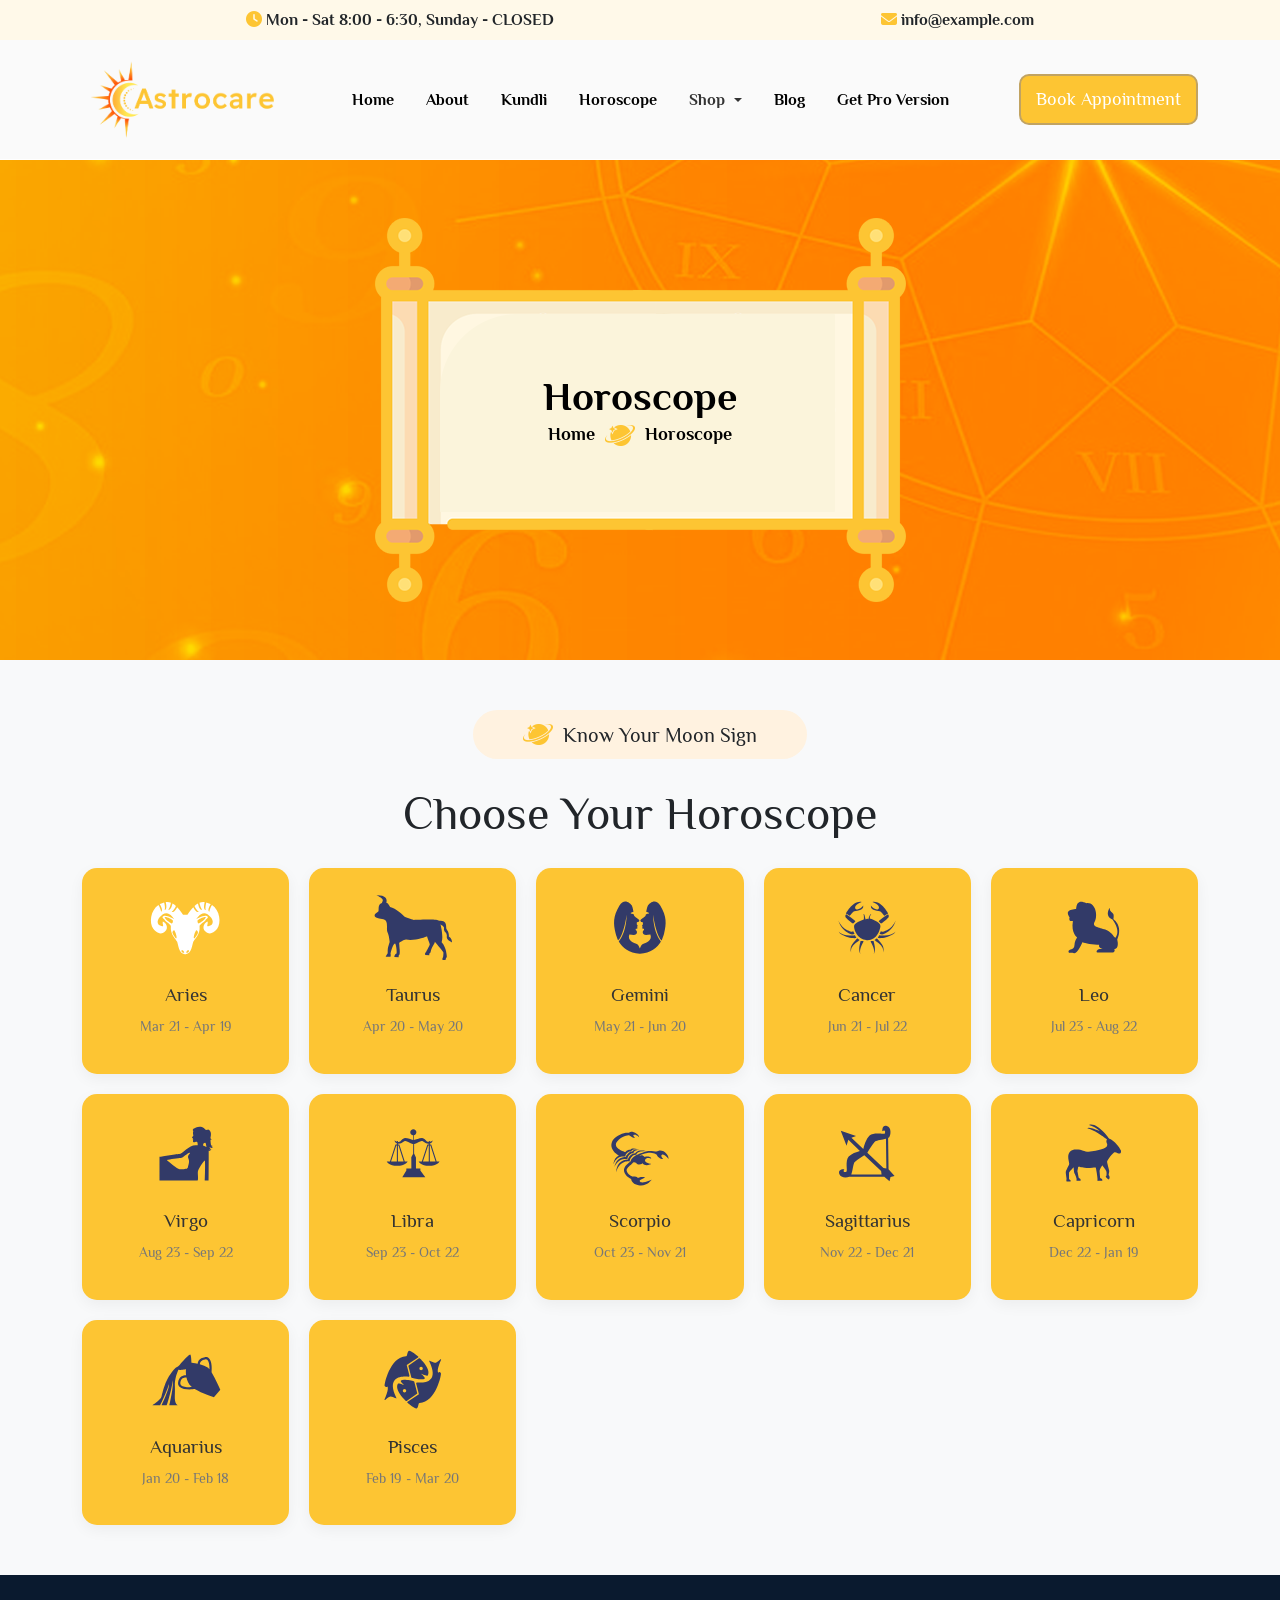
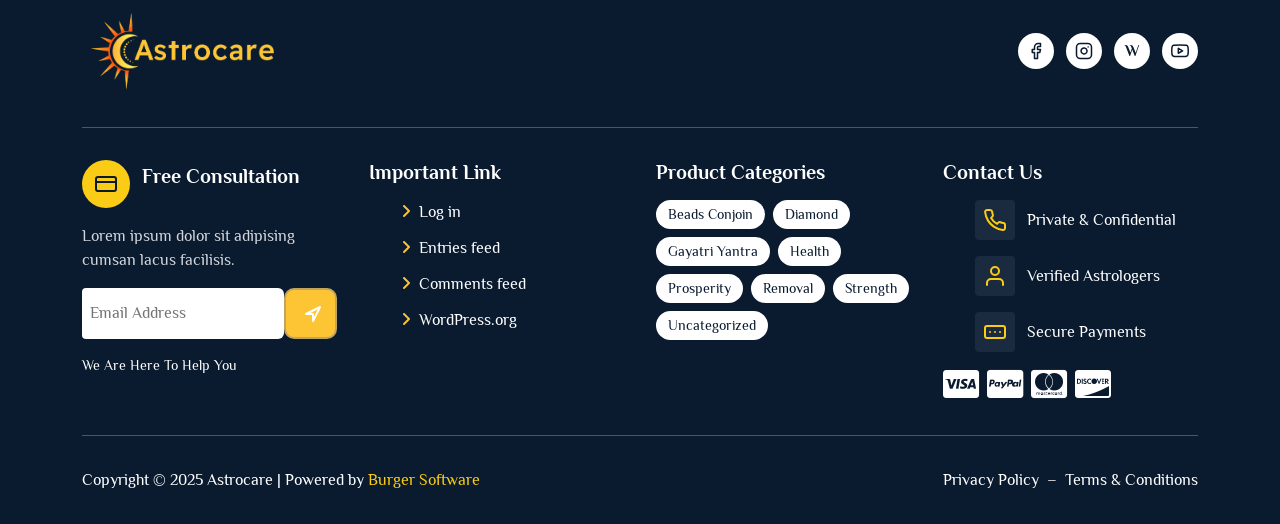
<file: horoscope.html>
<!DOCTYPE html>
<html lang="en">

<head>
    <meta charset="UTF-8">
    <meta name="viewport" content="width=device-width, initial-scale=1.0">
    <title>astrocare</title>
    <link rel="icon" href="/img/logo.webp" type="image/x-icon">
    <link rel="stylesheet" href="css/style.css">
    <link rel="stylesheet" href="css/other.css">
    <link rel="stylesheet" href="https://cdnjs.cloudflare.com/ajax/libs/font-awesome/6.7.2/css/all.min.css"
        integrity="sha512-Evv84Mr4kqVGRNSgIGL/F/aIDqQb7xQ2vcrdIwxfjThSH8CSR7PBEakCr51Ck+w+/U6swU2Im1vVX0SVk9ABhg=="
        crossorigin="anonymous" referrerpolicy="no-referrer" />
    <link href="https://cdn.jsdelivr.net/npm/bootstrap@5.3.5/dist/css/bootstrap.min.css" rel="stylesheet"
        integrity="sha384-SgOJa3DmI69IUzQ2PVdRZhwQ+dy64/BUtbMJw1MZ8t5HZApcHrRKUc4W0kG879m7" crossorigin="anonymous">
</head>

<body>



    <nav class="navbar">
        <form class="container justify-content-space-between ">
            <p class="ponit"><i class="fa-solid fa-clock"></i> Mon - Sat 8:00 - 6:30, Sunday - CLOSED</p>
            <p class="ponit"><i class="fa-solid fa-envelope"></i> info@example.com</p>
        </form>
        </div>
    </nav>


    <nav class="backclass navbar-pro">
        <div class="container">
            <div class="nav-content-pro">
                <a href="#" class="brand">
                    <img class="logo" src="img/header-logo.png" alt="">
                </a>

                <div class="desktop-menu-pro">
                    <a href="index.html" class="nav-link-pro">

                        <span>Home</span>
                    </a>
                    <a href="about.html" class="nav-link-pro">

                        <span>About</span>
                    </a>



                    <a href="kundli.html" class="nav-link-pro">

                        <span>Kundli</span>
                    </a>

                    <a href="horoscope.html" class="nav-link-pro">
                        <span>Horoscope
                        </span>
                    </a>

                    <li class="nav-item dropdown" style="list-style: none;">
                        <a class="nav-link-pro dropdown-toggle" href="shop.html" role="button"
                            style=" font-size: 16px; font-weight: bold; color: #333;">Shop</a>
                        <ul class="dropdown-menu ">
                            <li class="link-pro">
                                <a href="cart.html" class="dropdown-item "
                                    style=" font-size: 16px; font-weight: 500; color: #333;">Cart</a>
                            </li>
                            <li><a href="login.html" class="dropdown-item "
                                    style=" font-size: 16px; font-weight: 500; color: #333;">My account</a></li>
                            <li><a href="checkout.html" class="dropdown-item "
                                    style=" font-size: 16px; font-weight: 500; color: #333;">Checkout</a></li>
   
                         
                        </ul>
                    </li>

                    <a href="blog.html" class="nav-link-pro">
                        <span>Blog</span>
                    </a>

                    <a href="portfolio.html" class="nav-link-pro">
                        <span>Get Pro Version
                        </span>
                    </a>

                </div>

                <button class="button btn-remove">Book Appointment</button>

                <!-- <div class="call-box">
                    <div class="call-icon">
                        <i class="fa-solid fa-phone" style="color: #ffffff;"></i>
                    </div>
                    <div class="call-text">
                        <small>Call Us</small>
                        <strong>+91 723–001–8999</strong>
                    </div>
                </div> -->




                <button class="mobile-menu-btn-pro " type="button" data-bs-toggle="offcanvas"
                    data-bs-target="#offcanvasRight" aria-controls="offcanvasRight">
                    <svg xmlns="http://www.w3.org/2000/svg" width="40" height="40" fill="currentColor"
                        class="bi bi-list" viewBox="0 0 16 16">
                        <path fill-rule="evenodd"
                            d="M2.5 12a.5.5 0 0 1 .5-.5h10a.5.5 0 0 1 0 1H3a.5.5 0 0 1-.5-.5m0-4a.5.5 0 0 1 .5-.5h10a.5.5 0 0 1 0 1H3a.5.5 0 0 1-.5-.5m0-4a.5.5 0 0 1 .5-.5h10a.5.5 0 0 1 0 1H3a.5.5 0 0 1-.5-.5" />
                    </svg>
                </button>
            </div>
        </div>

    </nav>


    <div class="offcanvas offcanvas-end" tabindex="-1" id="offcanvasRight" aria-labelledby="offcanvasRightLabel"
        style="  background: white">
        <div class="offcanvas-header">
            <img class="logo" src="img/header-logo.png" alt="">

            <button type="button" class="btn-close" data-bs-dismiss="offcanvas" aria-label="Close"></button>
        </div>
        <div class="offcanvas-body">




            <a href="index.html" class="mobile-nav-link-pro">

                <span>Home</span>
            </a>
            <a href="about.html" class="mobile-nav-link-pro">

                <span>About</span>
            </a>


            <a href="kundli.html" class="mobile-nav-link-pro">

                <span>Kundli</span>
            </a>


            <a href="horoscope.html" class="mobile-nav-link-pro">

                <span>Horoscope
                </span>
            </a>

          

            <a href="shop.html" class="mobile-nav-link-pro">

                <span>Shop
                </span>
            </a>
            
            <a href="login.html" class="mobile-nav-link-pro">

                <span>My account
                </span>
            </a>

            <a href="cart.html" class="mobile-nav-link-pro">

                <span>Cart
                </span>
            </a>

            <a href="checkout.html" class="mobile-nav-link-pro">

                <span>Checkout
                </span>
            </a>

            <a href="blog.html" class="mobile-nav-link-pro">
                <span>Blog</span>
            </a>

            <a href="portfolio.html" class="mobile-nav-link-pro">
                <span>Get Pro Version</span>
            </a>



        </div>

    </div>




<section class="all-section">

    <div class="container">
 <div class="top-header-div">
    <div>
<h1>Horoscope</h1>
<p><a class="link-all" href="" "><span>Home</span></a><img src="img/earth.png" alt=""><a class="link-all" href="">Horoscope</a></p>
</div>
 </div>

    </div>

</section>







        <!-- Zodiac Signs Section -->
        <section class="section zodiac" id="zodiac">
            <div class="container">
                <h1 class="title-zodiac"><img src="img/earth.png" alt="">Know Your Moon Sign</h1>
                <p class="zodiac-point">Choose Your Horoscope</p>
                <div class="zodiac-grid">
                    <!-- Aries -->
                    <a class="link" href="">
                        <div class="aries">
                            <div class="zodiac-icon">
                                <img src="img/zodiac01.svg" alt="zodiac01">
                            </div>
                            <h3>Aries</h3>
                            <p>Mar 21 - Apr 19</p>
                        </div>
                    </a>

                    <!-- Taurus -->
                    <a class="link" href="">
                        <div class="zodiac-card">
                            <div class="zodiac-icon">
                                <img src="img/zodiac02.svg" alt="zodiac01">

                            </div>
                            <h3>Taurus</h3>
                            <p>Apr 20 - May 20</p>
                        </div>
                    </a>

                    <!-- Gemini -->
                    <a class="link" href="">
                        <div class="zodiac-card">
                            <div class="zodiac-icon">
                                <img src="img/zodiac03.svg" alt="zodiac01">

                            </div>
                            <h3>Gemini</h3>
                            <p>May 21 - Jun 20</p>
                        </div>
                    </a>

                    <!-- Cancer -->
                    <a class="link" href="">
                        <div class="zodiac-card">
                            <div class="zodiac-icon">
                                <img src="img/cancer.svg" alt="zodiac01">
                            </div>
                            <h3>Cancer</h3>
                            <p>Jun 21 - Jul 22</p>
                        </div>
                    </a>
                    <!-- Leo -->
                    <a class="link" href="">
                        <div class="zodiac-card">
                            <div class="zodiac-icon">
                                <img src="img/leo.svg" alt="zodiac01">
                            </div>
                            <h3>Leo</h3>
                            <p>Jul 23 - Aug 22</p>
                        </div>
                    </a>
                    <!-- Virgo -->
                    <a class="link" href="">
                        <div class="zodiac-card">
                            <div class="zodiac-icon">
                                <img src="img/virgo.svg" alt="zodiac01">
                            </div>
                            <h3>Virgo</h3>
                            <p>Aug 23 - Sep 22</p>
                        </div>
                    </a>

                    <!-- Libra -->
                    <a class="link" href="">
                        <div class="zodiac-card">
                            <div class="zodiac-icon">
                                <img src="img/libra.svg" alt="zodiac01">
                            </div>
                            <h3>Libra</h3>
                            <p>Sep 23 - Oct 22</p>
                        </div>
                    </a>

                    <!-- Scorpio -->
                    <a class="link" href="">
                        <div class="zodiac-card">
                            <div class="zodiac-icon">
                                <img src="img/scorpio.svg" alt="zodiac01">
                            </div>
                            <h3>Scorpio</h3>
                            <p>Oct 23 - Nov 21</p>
                        </div>
                    </a>

                    <!-- Sagittarius -->
                    <a class="link" href="">
                        <div class="zodiac-card">
                            <div class="zodiac-icon">
                                <img src="img/sagittarius.svg" alt="zodiac01">
                            </div>
                            <h3>Sagittarius</h3>
                            <p>Nov 22 - Dec 21</p>
                        </div>
                    </a>

                    <!-- Capricorn -->
                    <a class="link" href="">
                        <div class="zodiac-card">
                            <div class="zodiac-icon">
                                <img src="img/capricorn.svg" alt="zodiac01">
                            </div>
                            <h3>Capricorn</h3>
                            <p>Dec 22 - Jan 19</p>
                        </div>
                    </a>

                    <!-- Aquarius -->
                    <a class="link" href="">
                        <div class="zodiac-card">
                            <div class="zodiac-icon">
                                <img src="img/aquarius.svg" alt="zodiac01">
                            </div>
                            <h3>Aquarius</h3>
                            <p>Jan 20 - Feb 18</p>
                        </div>
                    </a>

                    <!-- Pisces -->
                    <a class="link" href="">
                        <div class="zodiac-card">
                            <div class="zodiac-icon">
                                <img src="img/pisces.svg" alt="zodiac01">
                            </div>
                            <h3>Pisces</h3>
                            <p>Feb 19 - Mar 20</p>
                        </div>
                    </a>
                </div>
            </div>


        </section>

            
    <footer>
        <div class="container">
            <!-- Logo and Social Media -->
            <div class="footer-top">
                <div class="logo-container">
                    <img class="logo" src="img/header-logo.png" alt="">
                 
                </div>
                <div class="social-icons">
                    <a href="#" class="social-icon" aria-label="Facebook">
                        <svg xmlns="http://www.w3.org/2000/svg" width="18" height="18" viewBox="0 0 24 24" fill="none" stroke="currentColor" stroke-width="2" stroke-linecap="round" stroke-linejoin="round">
                            <path d="M18 2h-3a5 5 0 0 0-5 5v3H7v4h3v8h4v-8h3l1-4h-4V7a1 1 0 0 1 1-1h3z"></path>
                        </svg>
                    </a>
                    <a href="#" class="social-icon" aria-label="Instagram">
                        <svg xmlns="http://www.w3.org/2000/svg" width="18" height="18" viewBox="0 0 24 24" fill="none" stroke="currentColor" stroke-width="2" stroke-linecap="round" stroke-linejoin="round">
                            <rect x="2" y="2" width="20" height="20" rx="5" ry="5"></rect>
                            <path d="M16 11.37A4 4 0 1 1 12.63 8 4 4 0 0 1 16 11.37z"></path>
                            <line x1="17.5" y1="6.5" x2="17.51" y2="6.5"></line>
                        </svg>
                    </a>
                    <a href="#" class="social-icon" aria-label="WhatsApp">
                        <span style="font-weight: bold;">W</span>
                    </a>
                    <a href="#" class="social-icon" aria-label="YouTube">
                        <svg xmlns="http://www.w3.org/2000/svg" width="18" height="18" viewBox="0 0 24 24" fill="none" stroke="currentColor" stroke-width="2" stroke-linecap="round" stroke-linejoin="round">
                            <path d="M22.54 6.42a2.78 2.78 0 0 0-1.94-2C18.88 4 12 4 12 4s-6.88 0-8.6.46a2.78 2.78 0 0 0-1.94 2A29 29 0 0 0 1 11.75a29 29 0 0 0 .46 5.33A2.78 2.78 0 0 0 3.4 19c1.72.46 8.6.46 8.6.46s6.88 0 8.6-.46a2.78 2.78 0 0 0 1.94-2 29 29 0 0 0 .46-5.25 29 29 0 0 0-.46-5.33z"></path>
                            <polygon points="9.75 15.02 15.5 11.75 9.75 8.48 9.75 15.02"></polygon>
                        </svg>
                    </a>
                </div>
            </div>

            <div class="divider"></div>

            <!-- Main Footer Content -->
            <div class="footer-content">
                <!-- Free Consultation -->
                <div class="footer-section">
                    <div class="consultation-header">
                        <div class="icon-container">
                            <svg xmlns="http://www.w3.org/2000/svg" width="24" height="24" viewBox="0 0 24 24" fill="none" stroke="currentColor" stroke-width="2" stroke-linecap="round" stroke-linejoin="round">
                                <rect width="20" height="14" x="2" y="5" rx="2"></rect>
                                <line x1="2" x2="22" y1="10" y2="10"></line>
                            </svg>
                        </div>
                        <h3>Free Consultation</h3>
                    </div>
                    <p class="consultation-text">Lorem ipsum dolor sit adipising cumsan lacus facilisis.</p>
                    <form class="email-form">
                        <input type="email" placeholder="Email Address" class="email-input" required>
                        <button type="submit" class="button">
                            <svg xmlns="http://www.w3.org/2000/svg" width="24" height="24" viewBox="0 0 24 24" fill="none" stroke="currentColor" stroke-width="2" stroke-linecap="round" stroke-linejoin="round">
                                <path d="m5 12 14-7-7 14v-7H5z"></path>
                            </svg>
                        </button>
                    </form>
                    <p class="help-text">We Are Here To Help You</p>
                </div>

                <!-- Important Links -->
                <div class="footer-section">
                    <h3>Important Link</h3>
                    <ul class="links-list">
                        <li>
                            <a href="#">
                                <span class="arrow-icon">
                                    <i class="fa-solid fa-angle-right"></i></span> Log in </a>
                        </li>
                        <li>
                            <a href="#">
                                <span class="arrow-icon">  <i class="fa-solid fa-angle-right"></i></span> Entries feed
                            </a>
                        </li>
                        <li>
                            <a href="#">
                                <span class="arrow-icon">  <i class="fa-solid fa-angle-right"></i></span> Comments feed
                            </a>
                        </li>
                        <li>
                            <a href="#">
                                <span class="arrow-icon">  <i class="fa-solid fa-angle-right"></i></span> WordPress.org
                            </a>
                        </li>
                    </ul>
                </div>

                <!-- Product Categories -->
                <div class="footer-section">
                    <h3>Product Categories</h3>
                    <div class="categories-container">
                        <span class="category-badge">Beads Conjoin</span>
                        <span class="category-badge">Diamond</span>
                        <span class="category-badge">Gayatri Yantra</span>
                        <span class="category-badge">Health</span>
                        <span class="category-badge">Prosperity</span>
                        <span class="category-badge">Removal</span>
                        <span class="category-badge">Strength</span>
                        <span class="category-badge">Uncategorized</span>
                    </div>
                </div>

                <!-- Contact Us -->
                <div class="footer-section">
                    <h3>Contact Us</h3>
                    <ul class="contact-list">
                        <li>
                            <div class="contact-icon">
                                <svg xmlns="http://www.w3.org/2000/svg" width="24" height="24" viewBox="0 0 24 24" fill="none" stroke="currentColor" stroke-width="2" stroke-linecap="round" stroke-linejoin="round">
                                    <path d="M22 16.92v3a2 2 0 0 1-2.18 2 19.79 19.79 0 0 1-8.63-3.07 19.5 19.5 0 0 1-6-6 19.79 19.79 0 0 1-3.07-8.67A2 2 0 0 1 4.11 2h3a2 2 0 0 1 2 1.72 12.84 12.84 0 0 0 .7 2.81 2 2 0 0 1-.45 2.11L8.09 9.91a16 16 0 0 0 6 6l1.27-1.27a2 2 0 0 1 2.11-.45 12.84 12.84 0 0 0 2.81.7A2 2 0 0 1 22 16.92z"></path>
                                </svg>
                            </div>
                            Private & Confidential
                        </li>
                        <li>
                            <div class="contact-icon">
                                <svg xmlns="http://www.w3.org/2000/svg" width="24" height="24" viewBox="0 0 24 24" fill="none" stroke="currentColor" stroke-width="2" stroke-linecap="round" stroke-linejoin="round">
                                    <path d="M20 21v-2a4 4 0 0 0-4-4H8a4 4 0 0 0-4 4v2"></path>
                                    <circle cx="12" cy="7" r="4"></circle>
                                </svg>
                            </div>
                            Verified Astrologers
                        </li>
                        <li>
                            <div class="contact-icon">
                                <svg xmlns="http://www.w3.org/2000/svg" width="24" height="24" viewBox="0 0 24 24" fill="none" stroke="currentColor" stroke-width="2" stroke-linecap="round" stroke-linejoin="round">
                                    <rect width="20" height="12" x="2" y="6" rx="2"></rect>
                                    <path d="M12 12h.01"></path>
                                    <path d="M17 12h.01"></path>
                                    <path d="M7 12h.01"></path>
                                </svg>
                            </div>
                            Secure Payments
                        </li>
                    </ul>
                    <div class="payment-methods">
                        <div class="payment-icon"><i class="fa-brands fa-cc-visa"></i></div>
                        <div class="payment-icon"><i class="fa-brands fa-cc-paypal"></i></div>
                        <div class="payment-icon"><i class="fa-brands fa-cc-mastercard"></i></div>
                        <div class="payment-icon"><i class="fa-brands fa-cc-discover"></i></div>
                    </div>
                </div>
            </div>

            <!-- Copyright -->
            <div class="divider"></div>
            <div class="footer-bottom">
                <p class="copyright">
                    Copyright © 2025 Astrocare | Powered by
                    <a href="#">Burger Software</a>
                </p>
                <div class="footer-links">
                    <a href="#">Privacy Policy</a>
                    <span class="separator">–</span>
                    <a href="#">Terms & Conditions</a>
                </div>
            </div>
        </div>

        <!-- Scroll to Top Button -->
        <button id="scrollTopBtn" class="scroll-top" aria-label="Scroll to top">
            <i class="fa-solid fa-angle-up" style="color: white;"></i>
        </button>
    </footer>




    <!-- ========loader========= -->

    <div class="loader-container" id="loader">
        <div class="loader">
            <img src="img/logo.webp" alt="Logo">
        </div>
    </div>
    <!-- ========end========= -->







        <script src="js/script.js"></script>

        <script src="https://cdn.jsdelivr.net/npm/bootstrap@5.3.5/dist/js/bootstrap.bundle.min.js"
            integrity="sha384-k6d4wzSIapyDyv1kpU366/PK5hCdSbCRGRCMv+eplOQJWyd1fbcAu9OCUj5zNLiq"
            crossorigin="anonymous"></script>



</body>

</html>
</file>
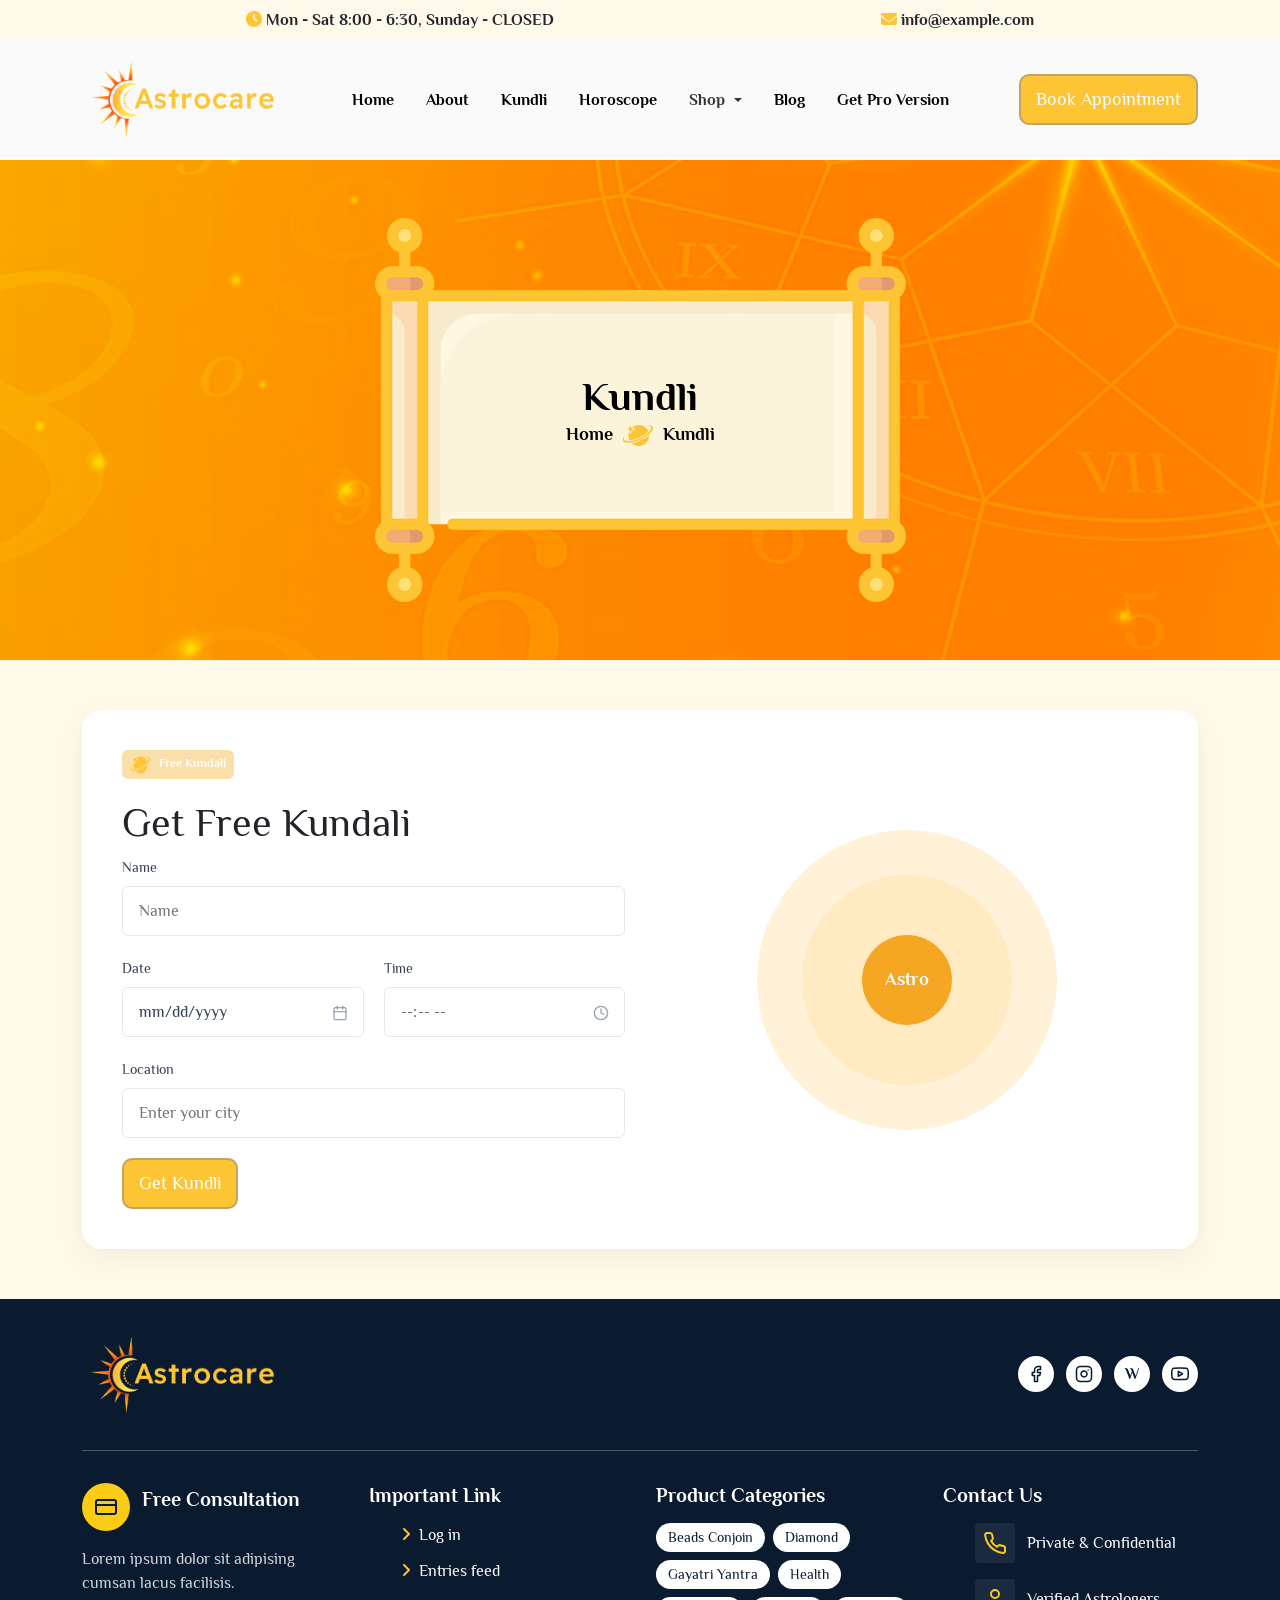
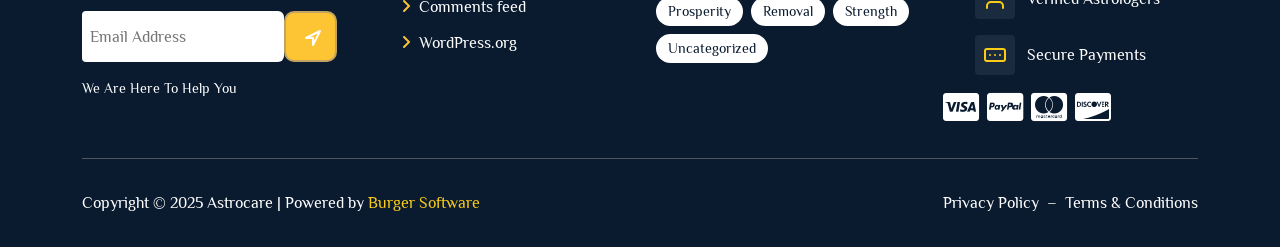
<file: kundli.html>
<!DOCTYPE html>
<html lang="en">

<head>
    <meta charset="UTF-8">
    <meta name="viewport" content="width=device-width, initial-scale=1.0">
    <title>astrocare</title>
    <link rel="icon" href="/img/logo.webp" type="image/x-icon">
    <link rel="stylesheet" href="css/style.css">
    <link rel="stylesheet" href="css/other.css">
    <link rel="stylesheet" href="https://cdnjs.cloudflare.com/ajax/libs/font-awesome/6.7.2/css/all.min.css"
        integrity="sha512-Evv84Mr4kqVGRNSgIGL/F/aIDqQb7xQ2vcrdIwxfjThSH8CSR7PBEakCr51Ck+w+/U6swU2Im1vVX0SVk9ABhg=="
        crossorigin="anonymous" referrerpolicy="no-referrer" />
    <link href="https://cdn.jsdelivr.net/npm/bootstrap@5.3.5/dist/css/bootstrap.min.css" rel="stylesheet"
        integrity="sha384-SgOJa3DmI69IUzQ2PVdRZhwQ+dy64/BUtbMJw1MZ8t5HZApcHrRKUc4W0kG879m7" crossorigin="anonymous">
</head>

<body>



    <nav class="navbar">
        <form class="container justify-content-space-between ">
            <p class="ponit"><i class="fa-solid fa-clock"></i> Mon - Sat 8:00 - 6:30, Sunday - CLOSED</p>
            <p class="ponit"><i class="fa-solid fa-envelope"></i> info@example.com</p>
        </form>
        </div>
    </nav>


    <nav class="backclass navbar-pro">
        <div class="container">
            <div class="nav-content-pro">
                <a href="#" class="brand">
                    <img class="logo" src="img/header-logo.png" alt="">
                </a>

                <div class="desktop-menu-pro">
                    <a href="index.html" class="nav-link-pro">

                        <span>Home</span>
                    </a>
                    <a href="about.html" class="nav-link-pro">

                        <span>About</span>
                    </a>



                    <a href="kundli.html" class="nav-link-pro">

                        <span>Kundli</span>
                    </a>

                    <a href="horoscope.html" class="nav-link-pro">
                        <span>Horoscope
                        </span>
                    </a>

                    <li class="nav-item dropdown" style="list-style: none;">
                        <a class="nav-link-pro dropdown-toggle" href="shop.html" role="button"
                            style=" font-size: 16px; font-weight: bold; color: #333;">Shop</a>
                        <ul class="dropdown-menu ">
                            <li class="link-pro">
                                <a href="cart.html" class="dropdown-item "
                                    style=" font-size: 16px; font-weight: 500; color: #333;">Cart</a>
                            </li>
                            <li><a href="login.html" class="dropdown-item "
                                    style=" font-size: 16px; font-weight: 500; color: #333;">My account</a></li>
                            <li><a href="checkout.html" class="dropdown-item "
                                    style=" font-size: 16px; font-weight: 500; color: #333;">Checkout</a></li>
   
                         
                        </ul>
                    </li>

                    <a href="blog.html" class="nav-link-pro">
                        <span>Blog</span>
                    </a>

                    <a href="portfolio.html" class="nav-link-pro">
                        <span>Get Pro Version
                        </span>
                    </a>

                </div>

                <button class="button btn-remove">Book Appointment</button>

                <!-- <div class="call-box">
                    <div class="call-icon">
                        <i class="fa-solid fa-phone" style="color: #ffffff;"></i>
                    </div>
                    <div class="call-text">
                        <small>Call Us</small>
                        <strong>+91 723–001–8999</strong>
                    </div>
                </div> -->




                <button class="mobile-menu-btn-pro " type="button" data-bs-toggle="offcanvas"
                    data-bs-target="#offcanvasRight" aria-controls="offcanvasRight">
                    <svg xmlns="http://www.w3.org/2000/svg" width="40" height="40" fill="currentColor"
                        class="bi bi-list" viewBox="0 0 16 16">
                        <path fill-rule="evenodd"
                            d="M2.5 12a.5.5 0 0 1 .5-.5h10a.5.5 0 0 1 0 1H3a.5.5 0 0 1-.5-.5m0-4a.5.5 0 0 1 .5-.5h10a.5.5 0 0 1 0 1H3a.5.5 0 0 1-.5-.5m0-4a.5.5 0 0 1 .5-.5h10a.5.5 0 0 1 0 1H3a.5.5 0 0 1-.5-.5" />
                    </svg>
                </button>
            </div>
        </div>

    </nav>


    <div class="offcanvas offcanvas-end" tabindex="-1" id="offcanvasRight" aria-labelledby="offcanvasRightLabel"
        style="  background: white">
        <div class="offcanvas-header">
            <img class="logo" src="img/header-logo.png" alt="">

            <button type="button" class="btn-close" data-bs-dismiss="offcanvas" aria-label="Close"></button>
        </div>
        <div class="offcanvas-body">




            <a href="index.html" class="mobile-nav-link-pro">

                <span>Home</span>
            </a>
            <a href="about.html" class="mobile-nav-link-pro">

                <span>About</span>
            </a>


            <a href="kundli.html" class="mobile-nav-link-pro">

                <span>Kundli</span>
            </a>


            <a href="horoscope.html" class="mobile-nav-link-pro">

                <span>Horoscope
                </span>
            </a>

          

            <a href="shop.html" class="mobile-nav-link-pro">

                <span>Shop
                </span>
            </a>
            
            <a href="login.html" class="mobile-nav-link-pro">

                <span>My account
                </span>
            </a>

            <a href="cart.html" class="mobile-nav-link-pro">

                <span>Cart
                </span>
            </a>

            <a href="checkout.html" class="mobile-nav-link-pro">

                <span>Checkout
                </span>
            </a>

            <a href="blog.html" class="mobile-nav-link-pro">
                <span>Blog</span>
            </a>

            <a href="portfolio.html" class="mobile-nav-link-pro">
                <span>Get Pro Version</span>
            </a>



        </div>

    </div>



<section class="all-section">

    <div class="container">
 <div class="top-header-div">
    <div>
<h1>Kundli</h1>
<p><a class="link-all" href="" "><span>Home</span></a><img src="img/earth.png" alt=""><a class="link-all" href="">Kundli</a></p>
</div>
 </div>

    </div>

</section>





<section class="section" style="background-color: #fff9e9;">
    <div class="container">
     <div class="kundali-container">
         <div class="form-section">
             <div class="badge">
                 <span><img src="img/earth.png" alt=""> Free Kundali</span>
             </div>
             <h1>Get Free Kundali</h1>
             <form id="kundaliForm">
                 <div class="form-group">
                     <label for="name">Name</label>
                     <div class="input-wrapper">
                         <input type="text" id="name" placeholder="Name" required>
                     </div>
                     <div class="error-message" id="nameError">Please enter your name</div>
                 </div>
 
                 <div class="date-time-container">
                     <div class="form-group">
                         <label for="date">Date</label>
                         <div class="input-wrapper">
                             <input type="date" id="date" required>
                             <div class="input-icon">
                                 <svg xmlns="http://www.w3.org/2000/svg" width="16" height="16" viewBox="0 0 24 24" fill="none" stroke="currentColor" stroke-width="2" stroke-linecap="round" stroke-linejoin="round">
                                     <rect x="3" y="4" width="18" height="18" rx="2" ry="2"></rect>
                                     <line x1="16" y1="2" x2="16" y2="6"></line>
                                     <line x1="8" y1="2" x2="8" y2="6"></line>
                                     <line x1="3" y1="10" x2="21" y2="10"></line>
                                 </svg>
                             </div>
                         </div>
                         <div class="error-message" id="dateError">Please select a date</div>
                     </div>
 
                     <div class="form-group">
                         <label for="time">Time</label>
                         <div class="input-wrapper">
                             <input type="time" id="time" required>
                             <div class="input-icon">
                                 <svg xmlns="http://www.w3.org/2000/svg" width="16" height="16" viewBox="0 0 24 24" fill="none" stroke="currentColor" stroke-width="2" stroke-linecap="round" stroke-linejoin="round">
                                     <circle cx="12" cy="12" r="10"></circle>
                                     <polyline points="12 6 12 12 16 14"></polyline>
                                 </svg>
                             </div>
                         </div>
                         <div class="error-message" id="timeError">Please select a time</div>
                     </div>
                 </div>
 
                 <div class="form-group">
                     <label for="location">Location</label>
                     <div class="input-wrapper">
                         <input type="text" id="location" placeholder="Enter your city" required>
                     </div>
                     <div class="error-message" id="locationError">Please enter your location</div>
                 </div>
 
                 <button type="submit" class="button">Get Kundli</button>
             </form>
         </div>
 
         <div class="illustration-section">
             <div class="astro-circle">
                 <div class="outer-circle"></div>
                 <div class="middle-circle"></div>
                 <div class="inner-circle">Astro</div>
             
             </div>
         </div>
     </div>
 </div>

 </section>



            
    <footer>
        <div class="container">
            <!-- Logo and Social Media -->
            <div class="footer-top">
                <div class="logo-container">
                    <img class="logo" src="img/header-logo.png" alt="">
                 
                </div>
                <div class="social-icons">
                    <a href="#" class="social-icon" aria-label="Facebook">
                        <svg xmlns="http://www.w3.org/2000/svg" width="18" height="18" viewBox="0 0 24 24" fill="none" stroke="currentColor" stroke-width="2" stroke-linecap="round" stroke-linejoin="round">
                            <path d="M18 2h-3a5 5 0 0 0-5 5v3H7v4h3v8h4v-8h3l1-4h-4V7a1 1 0 0 1 1-1h3z"></path>
                        </svg>
                    </a>
                    <a href="#" class="social-icon" aria-label="Instagram">
                        <svg xmlns="http://www.w3.org/2000/svg" width="18" height="18" viewBox="0 0 24 24" fill="none" stroke="currentColor" stroke-width="2" stroke-linecap="round" stroke-linejoin="round">
                            <rect x="2" y="2" width="20" height="20" rx="5" ry="5"></rect>
                            <path d="M16 11.37A4 4 0 1 1 12.63 8 4 4 0 0 1 16 11.37z"></path>
                            <line x1="17.5" y1="6.5" x2="17.51" y2="6.5"></line>
                        </svg>
                    </a>
                    <a href="#" class="social-icon" aria-label="WhatsApp">
                        <span style="font-weight: bold;">W</span>
                    </a>
                    <a href="#" class="social-icon" aria-label="YouTube">
                        <svg xmlns="http://www.w3.org/2000/svg" width="18" height="18" viewBox="0 0 24 24" fill="none" stroke="currentColor" stroke-width="2" stroke-linecap="round" stroke-linejoin="round">
                            <path d="M22.54 6.42a2.78 2.78 0 0 0-1.94-2C18.88 4 12 4 12 4s-6.88 0-8.6.46a2.78 2.78 0 0 0-1.94 2A29 29 0 0 0 1 11.75a29 29 0 0 0 .46 5.33A2.78 2.78 0 0 0 3.4 19c1.72.46 8.6.46 8.6.46s6.88 0 8.6-.46a2.78 2.78 0 0 0 1.94-2 29 29 0 0 0 .46-5.25 29 29 0 0 0-.46-5.33z"></path>
                            <polygon points="9.75 15.02 15.5 11.75 9.75 8.48 9.75 15.02"></polygon>
                        </svg>
                    </a>
                </div>
            </div>

            <div class="divider"></div>

            <!-- Main Footer Content -->
            <div class="footer-content">
                <!-- Free Consultation -->
                <div class="footer-section">
                    <div class="consultation-header">
                        <div class="icon-container">
                            <svg xmlns="http://www.w3.org/2000/svg" width="24" height="24" viewBox="0 0 24 24" fill="none" stroke="currentColor" stroke-width="2" stroke-linecap="round" stroke-linejoin="round">
                                <rect width="20" height="14" x="2" y="5" rx="2"></rect>
                                <line x1="2" x2="22" y1="10" y2="10"></line>
                            </svg>
                        </div>
                        <h3>Free Consultation</h3>
                    </div>
                    <p class="consultation-text">Lorem ipsum dolor sit adipising cumsan lacus facilisis.</p>
                    <form class="email-form">
                        <input type="email" placeholder="Email Address" class="email-input" required>
                        <button type="submit" class="button">
                            <svg xmlns="http://www.w3.org/2000/svg" width="24" height="24" viewBox="0 0 24 24" fill="none" stroke="currentColor" stroke-width="2" stroke-linecap="round" stroke-linejoin="round">
                                <path d="m5 12 14-7-7 14v-7H5z"></path>
                            </svg>
                        </button>
                    </form>
                    <p class="help-text">We Are Here To Help You</p>
                </div>

                <!-- Important Links -->
                <div class="footer-section">
                    <h3>Important Link</h3>
                    <ul class="links-list">
                        <li>
                            <a href="#">
                                <span class="arrow-icon">
                                    <i class="fa-solid fa-angle-right"></i></span> Log in </a>
                        </li>
                        <li>
                            <a href="#">
                                <span class="arrow-icon">  <i class="fa-solid fa-angle-right"></i></span> Entries feed
                            </a>
                        </li>
                        <li>
                            <a href="#">
                                <span class="arrow-icon">  <i class="fa-solid fa-angle-right"></i></span> Comments feed
                            </a>
                        </li>
                        <li>
                            <a href="#">
                                <span class="arrow-icon">  <i class="fa-solid fa-angle-right"></i></span> WordPress.org
                            </a>
                        </li>
                    </ul>
                </div>

                <!-- Product Categories -->
                <div class="footer-section">
                    <h3>Product Categories</h3>
                    <div class="categories-container">
                        <span class="category-badge">Beads Conjoin</span>
                        <span class="category-badge">Diamond</span>
                        <span class="category-badge">Gayatri Yantra</span>
                        <span class="category-badge">Health</span>
                        <span class="category-badge">Prosperity</span>
                        <span class="category-badge">Removal</span>
                        <span class="category-badge">Strength</span>
                        <span class="category-badge">Uncategorized</span>
                    </div>
                </div>

                <!-- Contact Us -->
                <div class="footer-section">
                    <h3>Contact Us</h3>
                    <ul class="contact-list">
                        <li>
                            <div class="contact-icon">
                                <svg xmlns="http://www.w3.org/2000/svg" width="24" height="24" viewBox="0 0 24 24" fill="none" stroke="currentColor" stroke-width="2" stroke-linecap="round" stroke-linejoin="round">
                                    <path d="M22 16.92v3a2 2 0 0 1-2.18 2 19.79 19.79 0 0 1-8.63-3.07 19.5 19.5 0 0 1-6-6 19.79 19.79 0 0 1-3.07-8.67A2 2 0 0 1 4.11 2h3a2 2 0 0 1 2 1.72 12.84 12.84 0 0 0 .7 2.81 2 2 0 0 1-.45 2.11L8.09 9.91a16 16 0 0 0 6 6l1.27-1.27a2 2 0 0 1 2.11-.45 12.84 12.84 0 0 0 2.81.7A2 2 0 0 1 22 16.92z"></path>
                                </svg>
                            </div>
                            Private & Confidential
                        </li>
                        <li>
                            <div class="contact-icon">
                                <svg xmlns="http://www.w3.org/2000/svg" width="24" height="24" viewBox="0 0 24 24" fill="none" stroke="currentColor" stroke-width="2" stroke-linecap="round" stroke-linejoin="round">
                                    <path d="M20 21v-2a4 4 0 0 0-4-4H8a4 4 0 0 0-4 4v2"></path>
                                    <circle cx="12" cy="7" r="4"></circle>
                                </svg>
                            </div>
                            Verified Astrologers
                        </li>
                        <li>
                            <div class="contact-icon">
                                <svg xmlns="http://www.w3.org/2000/svg" width="24" height="24" viewBox="0 0 24 24" fill="none" stroke="currentColor" stroke-width="2" stroke-linecap="round" stroke-linejoin="round">
                                    <rect width="20" height="12" x="2" y="6" rx="2"></rect>
                                    <path d="M12 12h.01"></path>
                                    <path d="M17 12h.01"></path>
                                    <path d="M7 12h.01"></path>
                                </svg>
                            </div>
                            Secure Payments
                        </li>
                    </ul>
                    <div class="payment-methods">
                        <div class="payment-icon"><i class="fa-brands fa-cc-visa"></i></div>
                        <div class="payment-icon"><i class="fa-brands fa-cc-paypal"></i></div>
                        <div class="payment-icon"><i class="fa-brands fa-cc-mastercard"></i></div>
                        <div class="payment-icon"><i class="fa-brands fa-cc-discover"></i></div>
                    </div>
                </div>
            </div>

            <!-- Copyright -->
            <div class="divider"></div>
            <div class="footer-bottom">
                <p class="copyright">
                    Copyright © 2025 Astrocare | Powered by
                    <a href="#">Burger Software</a>
                </p>
                <div class="footer-links">
                    <a href="#">Privacy Policy</a>
                    <span class="separator">–</span>
                    <a href="#">Terms & Conditions</a>
                </div>
            </div>
        </div>

        <!-- Scroll to Top Button -->
        <button id="scrollTopBtn" class="scroll-top" aria-label="Scroll to top">
            <i class="fa-solid fa-angle-up" style="color: white;"></i>
        </button>
    </footer>



    <!-- ========loader========= -->

    <div class="loader-container" id="loader">
        <div class="loader">
            <img src="img/logo.webp" alt="Logo">
        </div>
    </div>
    <!-- ========end========= -->







        <script src="js/script.js"></script>

        <script src="https://cdn.jsdelivr.net/npm/bootstrap@5.3.5/dist/js/bootstrap.bundle.min.js"
            integrity="sha384-k6d4wzSIapyDyv1kpU366/PK5hCdSbCRGRCMv+eplOQJWyd1fbcAu9OCUj5zNLiq"
            crossorigin="anonymous"></script>



</body>

</html>
</file>
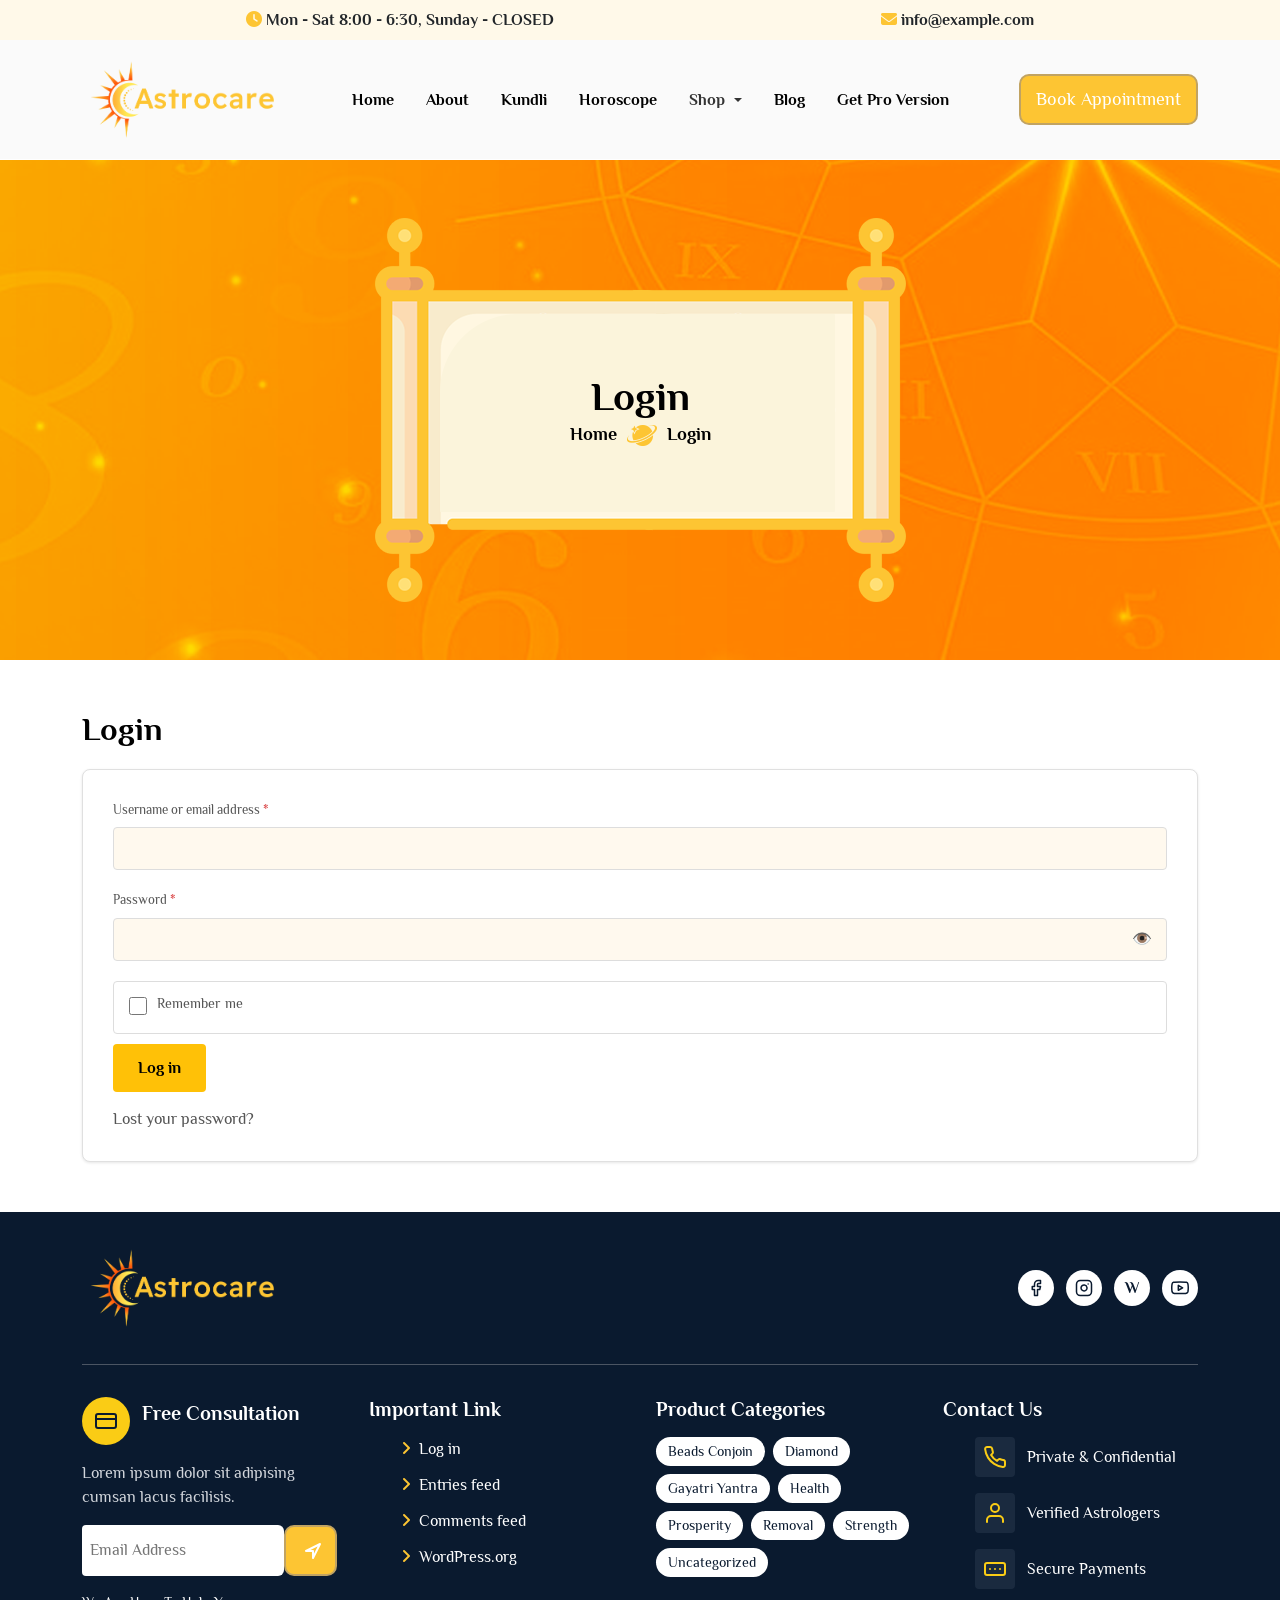
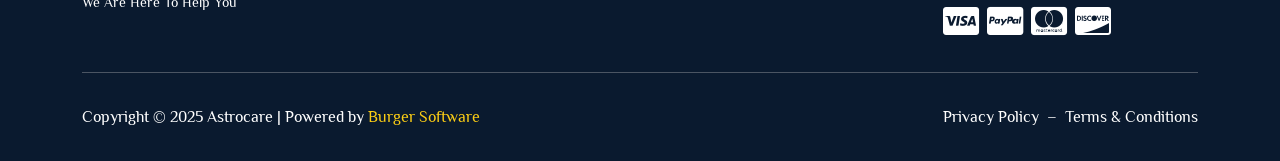
<file: login.html>
<!DOCTYPE html>
<html lang="en">

<head>
    <meta charset="UTF-8">
    <meta name="viewport" content="width=device-width, initial-scale=1.0">
    <title>astrocare</title>
    <link rel="icon" href="/img/logo.webp" type="image/x-icon">
    <link rel="stylesheet" href="css/style.css">
    <link rel="stylesheet" href="css/other.css">
    <link rel="stylesheet" href="https://cdnjs.cloudflare.com/ajax/libs/font-awesome/6.7.2/css/all.min.css"
        integrity="sha512-Evv84Mr4kqVGRNSgIGL/F/aIDqQb7xQ2vcrdIwxfjThSH8CSR7PBEakCr51Ck+w+/U6swU2Im1vVX0SVk9ABhg=="
        crossorigin="anonymous" referrerpolicy="no-referrer" />
    <link href="https://cdn.jsdelivr.net/npm/bootstrap@5.3.5/dist/css/bootstrap.min.css" rel="stylesheet"
        integrity="sha384-SgOJa3DmI69IUzQ2PVdRZhwQ+dy64/BUtbMJw1MZ8t5HZApcHrRKUc4W0kG879m7" crossorigin="anonymous">
</head>

<body>



    <nav class="navbar">
        <form class="container justify-content-space-between ">
            <p class="ponit"><i class="fa-solid fa-clock"></i> Mon - Sat 8:00 - 6:30, Sunday - CLOSED</p>
            <p class="ponit"><i class="fa-solid fa-envelope"></i> info@example.com</p>
        </form>
        </div>
    </nav>


    <nav class="backclass navbar-pro">
        <div class="container">
            <div class="nav-content-pro">
                <a href="#" class="brand">
                    <img class="logo" src="img/header-logo.png" alt="">
                </a>

                <div class="desktop-menu-pro">
                    <a href="index.html" class="nav-link-pro">

                        <span>Home</span>
                    </a>
                    <a href="about.html" class="nav-link-pro">

                        <span>About</span>
                    </a>



                    <a href="kundli.html" class="nav-link-pro">

                        <span>Kundli</span>
                    </a>

                    <a href="horoscope.html" class="nav-link-pro">
                        <span>Horoscope
                        </span>
                    </a>

                    <li class="nav-item dropdown" style="list-style: none;">
                        <a class="nav-link-pro dropdown-toggle" href="shop.html" role="button"
                            style=" font-size: 16px; font-weight: bold; color: #333;">Shop</a>
                        <ul class="dropdown-menu ">
                            <li class="link-pro">
                                <a href="cart.html" class="dropdown-item "
                                    style=" font-size: 16px; font-weight: 500; color: #333;">Cart</a>
                            </li>
                            <li><a href="login.html" class="dropdown-item "
                                    style=" font-size: 16px; font-weight: 500; color: #333;">My account</a></li>
                            <li><a href="checkout.html" class="dropdown-item "
                                    style=" font-size: 16px; font-weight: 500; color: #333;">Checkout</a></li>
   
                         
                        </ul>
                    </li>

                    <a href="blog.html" class="nav-link-pro">
                        <span>Blog</span>
                    </a>

                    <a href="portfolio.html" class="nav-link-pro">
                        <span>Get Pro Version
                        </span>
                    </a>

                </div>

                <button class="button btn-remove">Book Appointment</button>

                <!-- <div class="call-box">
                    <div class="call-icon">
                        <i class="fa-solid fa-phone" style="color: #ffffff;"></i>
                    </div>
                    <div class="call-text">
                        <small>Call Us</small>
                        <strong>+91 723–001–8999</strong>
                    </div>
                </div> -->




                <button class="mobile-menu-btn-pro " type="button" data-bs-toggle="offcanvas"
                    data-bs-target="#offcanvasRight" aria-controls="offcanvasRight">
                    <svg xmlns="http://www.w3.org/2000/svg" width="40" height="40" fill="currentColor"
                        class="bi bi-list" viewBox="0 0 16 16">
                        <path fill-rule="evenodd"
                            d="M2.5 12a.5.5 0 0 1 .5-.5h10a.5.5 0 0 1 0 1H3a.5.5 0 0 1-.5-.5m0-4a.5.5 0 0 1 .5-.5h10a.5.5 0 0 1 0 1H3a.5.5 0 0 1-.5-.5m0-4a.5.5 0 0 1 .5-.5h10a.5.5 0 0 1 0 1H3a.5.5 0 0 1-.5-.5" />
                    </svg>
                </button>
            </div>
        </div>

    </nav>


    <div class="offcanvas offcanvas-end" tabindex="-1" id="offcanvasRight" aria-labelledby="offcanvasRightLabel"
        style="  background: white">
        <div class="offcanvas-header">
            <img class="logo" src="img/header-logo.png" alt="">

            <button type="button" class="btn-close" data-bs-dismiss="offcanvas" aria-label="Close"></button>
        </div>
        <div class="offcanvas-body">




            <a href="index.html" class="mobile-nav-link-pro">

                <span>Home</span>
            </a>
            <a href="about.html" class="mobile-nav-link-pro">

                <span>About</span>
            </a>


            <a href="kundli.html" class="mobile-nav-link-pro">

                <span>Kundli</span>
            </a>


            <a href="horoscope.html" class="mobile-nav-link-pro">

                <span>Horoscope
                </span>
            </a>

          
            <a href="shop.html" class="mobile-nav-link-pro">

                <span>Shop
                </span>
            </a>
            
            <a href="login.html" class="mobile-nav-link-pro">

                <span>My account
                </span>
            </a>

            <a href="cart.html" class="mobile-nav-link-pro">

                <span>Cart
                </span>
            </a>

            <a href="checkout.html" class="mobile-nav-link-pro">

                <span>Checkout
                </span>
            </a>

            <a href="blog.html" class="mobile-nav-link-pro">
                <span>Blog</span>
            </a>

            <a href="portfolio.html" class="mobile-nav-link-pro">
                <span>Get Pro Version</span>
            </a>



        </div>

    </div>



<section class="all-section">

    <div class="container">
 <div class="top-header-div">
    <div>
<h1>Login</h1>
<p><a class="link-all" href="" "><span>Home</span></a><img src="img/earth.png" alt=""><a class="link-all" href="">Login</a></p>
</div>
 </div>

    </div>

</section>

<section class="section">
    <div class="container">
        <h1 class="login-heading">Login</h1>
        <form class="login-form">
            <div class="form-group">
                <label for="username" class="form-label required">Username or email address</label>
                <input type="text" id="username" class="form-input" required>
            </div>
            
            <div class="form-group">
                <label for="password" class="form-label required">Password</label>
                <div class="password-field">
                    <input type="password" id="password" class="form-input" required>
                </div>
            </div>
            
            <div class="checkbox-group">
                <input type="checkbox" id="remember" class="checkbox-input">
                <label for="remember" class="checkbox-label">Remember me</label>
            </div>
            
            <button type="submit" class="login-button">Log in</button>
            
            <a href="#" class="forgot-password">Lost your password?</a>
        </form>
    </div>
</section>
            
    <footer>
        <div class="container">
            <!-- Logo and Social Media -->
            <div class="footer-top">
                <div class="logo-container">
                    <img class="logo" src="img/header-logo.png" alt="">
                 
                </div>
                <div class="social-icons">
                    <a href="#" class="social-icon" aria-label="Facebook">
                        <svg xmlns="http://www.w3.org/2000/svg" width="18" height="18" viewBox="0 0 24 24" fill="none" stroke="currentColor" stroke-width="2" stroke-linecap="round" stroke-linejoin="round">
                            <path d="M18 2h-3a5 5 0 0 0-5 5v3H7v4h3v8h4v-8h3l1-4h-4V7a1 1 0 0 1 1-1h3z"></path>
                        </svg>
                    </a>
                    <a href="#" class="social-icon" aria-label="Instagram">
                        <svg xmlns="http://www.w3.org/2000/svg" width="18" height="18" viewBox="0 0 24 24" fill="none" stroke="currentColor" stroke-width="2" stroke-linecap="round" stroke-linejoin="round">
                            <rect x="2" y="2" width="20" height="20" rx="5" ry="5"></rect>
                            <path d="M16 11.37A4 4 0 1 1 12.63 8 4 4 0 0 1 16 11.37z"></path>
                            <line x1="17.5" y1="6.5" x2="17.51" y2="6.5"></line>
                        </svg>
                    </a>
                    <a href="#" class="social-icon" aria-label="WhatsApp">
                        <span style="font-weight: bold;">W</span>
                    </a>
                    <a href="#" class="social-icon" aria-label="YouTube">
                        <svg xmlns="http://www.w3.org/2000/svg" width="18" height="18" viewBox="0 0 24 24" fill="none" stroke="currentColor" stroke-width="2" stroke-linecap="round" stroke-linejoin="round">
                            <path d="M22.54 6.42a2.78 2.78 0 0 0-1.94-2C18.88 4 12 4 12 4s-6.88 0-8.6.46a2.78 2.78 0 0 0-1.94 2A29 29 0 0 0 1 11.75a29 29 0 0 0 .46 5.33A2.78 2.78 0 0 0 3.4 19c1.72.46 8.6.46 8.6.46s6.88 0 8.6-.46a2.78 2.78 0 0 0 1.94-2 29 29 0 0 0 .46-5.25 29 29 0 0 0-.46-5.33z"></path>
                            <polygon points="9.75 15.02 15.5 11.75 9.75 8.48 9.75 15.02"></polygon>
                        </svg>
                    </a>
                </div>
            </div>

            <div class="divider"></div>

            <!-- Main Footer Content -->
            <div class="footer-content">
                <!-- Free Consultation -->
                <div class="footer-section">
                    <div class="consultation-header">
                        <div class="icon-container">
                            <svg xmlns="http://www.w3.org/2000/svg" width="24" height="24" viewBox="0 0 24 24" fill="none" stroke="currentColor" stroke-width="2" stroke-linecap="round" stroke-linejoin="round">
                                <rect width="20" height="14" x="2" y="5" rx="2"></rect>
                                <line x1="2" x2="22" y1="10" y2="10"></line>
                            </svg>
                        </div>
                        <h3>Free Consultation</h3>
                    </div>
                    <p class="consultation-text">Lorem ipsum dolor sit adipising cumsan lacus facilisis.</p>
                    <form class="email-form">
                        <input type="email" placeholder="Email Address" class="email-input" required>
                        <button type="submit" class="button">
                            <svg xmlns="http://www.w3.org/2000/svg" width="24" height="24" viewBox="0 0 24 24" fill="none" stroke="currentColor" stroke-width="2" stroke-linecap="round" stroke-linejoin="round">
                                <path d="m5 12 14-7-7 14v-7H5z"></path>
                            </svg>
                        </button>
                    </form>
                    <p class="help-text">We Are Here To Help You</p>
                </div>

                <!-- Important Links -->
                <div class="footer-section">
                    <h3>Important Link</h3>
                    <ul class="links-list">
                        <li>
                            <a href="#">
                                <span class="arrow-icon">
                                    <i class="fa-solid fa-angle-right"></i></span> Log in </a>
                        </li>
                        <li>
                            <a href="#">
                                <span class="arrow-icon">  <i class="fa-solid fa-angle-right"></i></span> Entries feed
                            </a>
                        </li>
                        <li>
                            <a href="#">
                                <span class="arrow-icon">  <i class="fa-solid fa-angle-right"></i></span> Comments feed
                            </a>
                        </li>
                        <li>
                            <a href="#">
                                <span class="arrow-icon">  <i class="fa-solid fa-angle-right"></i></span> WordPress.org
                            </a>
                        </li>
                    </ul>
                </div>

                <!-- Product Categories -->
                <div class="footer-section">
                    <h3>Product Categories</h3>
                    <div class="categories-container">
                        <span class="category-badge">Beads Conjoin</span>
                        <span class="category-badge">Diamond</span>
                        <span class="category-badge">Gayatri Yantra</span>
                        <span class="category-badge">Health</span>
                        <span class="category-badge">Prosperity</span>
                        <span class="category-badge">Removal</span>
                        <span class="category-badge">Strength</span>
                        <span class="category-badge">Uncategorized</span>
                    </div>
                </div>

                <!-- Contact Us -->
                <div class="footer-section">
                    <h3>Contact Us</h3>
                    <ul class="contact-list">
                        <li>
                            <div class="contact-icon">
                                <svg xmlns="http://www.w3.org/2000/svg" width="24" height="24" viewBox="0 0 24 24" fill="none" stroke="currentColor" stroke-width="2" stroke-linecap="round" stroke-linejoin="round">
                                    <path d="M22 16.92v3a2 2 0 0 1-2.18 2 19.79 19.79 0 0 1-8.63-3.07 19.5 19.5 0 0 1-6-6 19.79 19.79 0 0 1-3.07-8.67A2 2 0 0 1 4.11 2h3a2 2 0 0 1 2 1.72 12.84 12.84 0 0 0 .7 2.81 2 2 0 0 1-.45 2.11L8.09 9.91a16 16 0 0 0 6 6l1.27-1.27a2 2 0 0 1 2.11-.45 12.84 12.84 0 0 0 2.81.7A2 2 0 0 1 22 16.92z"></path>
                                </svg>
                            </div>
                            Private & Confidential
                        </li>
                        <li>
                            <div class="contact-icon">
                                <svg xmlns="http://www.w3.org/2000/svg" width="24" height="24" viewBox="0 0 24 24" fill="none" stroke="currentColor" stroke-width="2" stroke-linecap="round" stroke-linejoin="round">
                                    <path d="M20 21v-2a4 4 0 0 0-4-4H8a4 4 0 0 0-4 4v2"></path>
                                    <circle cx="12" cy="7" r="4"></circle>
                                </svg>
                            </div>
                            Verified Astrologers
                        </li>
                        <li>
                            <div class="contact-icon">
                                <svg xmlns="http://www.w3.org/2000/svg" width="24" height="24" viewBox="0 0 24 24" fill="none" stroke="currentColor" stroke-width="2" stroke-linecap="round" stroke-linejoin="round">
                                    <rect width="20" height="12" x="2" y="6" rx="2"></rect>
                                    <path d="M12 12h.01"></path>
                                    <path d="M17 12h.01"></path>
                                    <path d="M7 12h.01"></path>
                                </svg>
                            </div>
                            Secure Payments
                        </li>
                    </ul>
                    <div class="payment-methods">
                        <div class="payment-icon"><i class="fa-brands fa-cc-visa"></i></div>
                        <div class="payment-icon"><i class="fa-brands fa-cc-paypal"></i></div>
                        <div class="payment-icon"><i class="fa-brands fa-cc-mastercard"></i></div>
                        <div class="payment-icon"><i class="fa-brands fa-cc-discover"></i></div>
                    </div>
                </div>
            </div>

            <!-- Copyright -->
            <div class="divider"></div>
            <div class="footer-bottom">
                <p class="copyright">
                    Copyright © 2025 Astrocare | Powered by
                    <a href="#">Burger Software</a>
                </p>
                <div class="footer-links">
                    <a href="#">Privacy Policy</a>
                    <span class="separator">–</span>
                    <a href="#">Terms & Conditions</a>
                </div>
            </div>
        </div>

        <!-- Scroll to Top Button -->
        <button id="scrollTopBtn" class="scroll-top" aria-label="Scroll to top">
            <i class="fa-solid fa-angle-up" style="color: white;"></i>
        </button>
    </footer>



    <!-- ========loader========= -->

    <div class="loader-container" id="loader">
        <div class="loader">
            <img src="img/logo.webp" alt="Logo">
        </div>
    </div>
    <!-- ========end========= -->






        <script src="js/script.js"></script>

        <script src="https://cdn.jsdelivr.net/npm/bootstrap@5.3.5/dist/js/bootstrap.bundle.min.js"
            integrity="sha384-k6d4wzSIapyDyv1kpU366/PK5hCdSbCRGRCMv+eplOQJWyd1fbcAu9OCUj5zNLiq"
            crossorigin="anonymous"></script>



</body>

</html>
</file>
<file: css/style.css>
@import url('https://fonts.googleapis.com/css2?family=Kumbh+Sans:wght@100..900&family=Philosopher:ital,wght@0,400;0,700;1,400;1,700&display=swap');

*{
    margin: 0;
    padding: 0;
    box-sizing: border-box;
}

body{
  font-family: 'Philosopher', sans-serif  !important;
background-color: white;
color: white;
overflow-x: hidden;
}



:root {
    --primary-color: #fdc533;
    --primary-light: #fff9e9;
}


.navbar{
    background: var(--primary-light);
}

.ponit{
    text-align: center;
    margin: 0 auto;
    font-weight: bold;
}
.fa-solid{
    color: var(--primary-color);

}

.navbar-pro {
    position: sticky;
    top: 0;
    backdrop-filter: blur(8px);
    z-index: 50;
    border-bottom: 1px solid white;
background: #fafafa;

   
}


/* .backclass{
    background: linear-gradient(to right, #ffffff, #fafafa);
   
} */

.logo{
    width: 200px;
}





.nav-content-pro {
    display: flex;
    align-items: center;
    justify-content: space-between;
    padding: 1rem 0;
}



.desktop-menu-pro {
    display: none;
    
}


.nav-item.dropdown:hover .dropdown-menu {
    display: block;
    margin-top: 0;
}


.link-pro:hover{
    color: var(--primary-color);
    }

  



@media (min-width: 990px) {
    .desktop-menu-pro {
        display: flex;
        align-items: center;
        gap: 2rem;
    }
}

.nav-link-pro {
    display: flex;
    align-items: center;
    gap: 0.25rem;
    color: rgb(0, 0, 0);
    text-decoration: none;
    transition: color 0.2s;
    font-weight: 750;
}


.nav-link-pro span:hover{
 color: var(--primary-color);
}

  /* Dropdown items ka hover effect */
  .dropdown-menu .dropdown-item:hover {
    background-color: var(--primary-color);
    color: rgb(255, 255, 255);
}



.button {
    cursor: pointer;
    position: relative;
    padding: 10px 15px;
    font-size: 18px;
    color: rgb(255, 255, 255);
    border: 2px solid rgb(193, 163, 98);
    border-radius: 10px;
    background-color: transparent;
    font-weight: 500;
    transition: all 0.3s cubic-bezier(0.23, 1, 0.320, 1);
    overflow: hidden;
    background: var(--primary-color);
  }
  
  .button::before {
    content: '';
    position: absolute;
    inset: 0;
    margin: auto;
    width: 100px;
    height: 100px;
    border-radius: inherit;
    scale: 0;
    z-index: -1;
    background-color: #0b2038;
    transition: all 0.6s cubic-bezier(0.23, 1, 0.320, 1);
  }
  
  .button:hover::before {
    scale: 3;
  }
  
  .button:hover {
    color: #ffffff;
    scale: 1.1;
    box-shadow: 0 0px 20px rgba(193, 163, 98,0.4);
  }
  
  .button:active {
    scale: 1;
  }
  
  
  
.btn-pro {
    background-color:var(--primary-color);
    color: rgb(0, 0, 0);
    padding: 0.5rem 1rem;
    border-radius: 0.375rem;
    border: none;
    cursor: pointer;
    transition: background-color 0.2s;
}

.btn-pro:hover {
    background-color: var(--primary-light);
}



  @media screen and (max-width: 1200px) {

    .btn-remove{
        display: none;
    }
    
  }

.mobile-menu-btn-pro {
    display: block;
    background: none;
    border: none;
    color: rgb(0, 0, 0);
    cursor: pointer;
}


@media (min-width: 990px) {
    .mobile-menu-btn-pro {
        display: none;
    }
}

.mobile-menu-pro {
    display: none;
    background-color: rgba(255, 255, 255, 0.1);
    backdrop-filter: blur(8px);
    padding: 0.5rem;
}

.mobile-menu-pro.active {
    display: block;
}

.mobile-nav-link-pro {
    display: flex;
    align-items: center;
    gap: 0.5rem;
    color: rgb(0, 0, 0);
    text-decoration: none;
    padding: 0.75rem;
    border-radius: 0.375rem;
    transition: color 0.2s;
    border-bottom: 1px solid rgb(0, 0, 0);
    
}

.mobile-nav-link-pro:hover {
    color: white;
    background-color: var(--primary-color);

}

.mobile-nav-link-pro svg {
    width: 16px;
    height: 16px;
}


.content-pro {
    padding-top: 80px;
    text-align: center;
    color: rgb(0, 0, 0);
    padding: 80px 1rem 1rem 1rem;
}

.content-pro h1 {
    font-size: 2.25rem;
    font-weight: bold;
    margin-top: 5rem;
}

.content-pro p {
    margin-top: 1rem;
}




/* ======carousel-silder======= */



.carousel {
    position: relative;
    width: 100%;
    aspect-ratio: 16 / 9;
    overflow: hidden;
    border-radius: 12px;
  }

  .slides {
    display: flex;
    height: 100%;
    transition: transform 0.5s ease-in-out;
  }

  .carousel-data{
    z-index: 1;
    margin: 0 auto;
    align-items: center;
    justify-content: center;
    padding-top: 20%;
  }
  .carousel-img{
    z-index: 1;
    margin: 0 auto;
    align-items: center;
    justify-content: center;
    padding-top: 12%;
  }



  .carousel-img img {
    width: auto;
    animation: upDown 2s infinite ease-in-out;
    position: relative;
  }

  @keyframes upDown {
    0% { top: 0; }
    50% { top: -20px; }
    100% { top: 0; }
}
  
  

  
.rotating-image {
    position: absolute;
    top: 50%;
    left: 50%;
    width: 500px;
    height: 500px;
    transform: translate(-50%, -50%);
    background-image: url('/img/roww.png');
    background-size: contain;
    background-repeat: no-repeat;
    background-position: center;
    animation: rotate 20s linear infinite;
    z-index: 0;
  }

  @keyframes rotate {
    0% {
      transform: translate(-50%, -50%) rotate(0deg);
    }
    100% {
      transform: translate(-50%, -50%) rotate(360deg);
    }
  }


  .slide {
    position: relative;
    min-width: 100%;
    height: 100%;
    background-size: cover;
    background-position: center;
    align-items: center;
    justify-content: center;
  }

  button.prev,
  button.next {
    position: absolute;
    top: 50%;
    transform: translateY(-50%);
    font-size: 1.8rem;
    width: 45px;
    height: 45px;
    border-radius: 50%;
    background: rgba(0, 0, 0, 0.6);
    color: white;
    border: 2px solid white;
    cursor: pointer;
    z-index: 2;
    transition: all 0.3s ease;
    box-shadow: 0 0 8px rgba(255, 255, 255, 0.3);
  }

  button.prev:hover,
  button.next:hover {
    background: white;
    color: black;
    transform: translateY(-50%) scale(1.1);
    box-shadow: 0 0 15px rgba(255, 255, 255, 0.6);
  }

  button.prev { left: 15px; }
  button.next { right: 15px; }



  .earth-herder{
    width: 50%;
    padding: 10px;
    background-color: #ffffff36;
    color: #fafafa;
    font-weight: bold;
    border-radius: 50px;
    text-align: center;
  font-family: 'Philosopher', sans-serif  !important;

  }


  .ast-herder{
    font-weight: bolder;
    font-size: 60px;
    color: white;
  }


  .ast-point{
    font-weight: 600;
    font-size: 15px;
    color: white;
  }



  @media (max-width: 1200px) {

    .earth-herder{
        width: 60%;
        font-size: 15px;
      
      }
    
    
    .carousel-img{
        display: none;
      }
   
}

  @media (max-width: 990px) {

    .carousel-data{
    margin: 0 auto;
    padding-top: 15%;
   
    }
    

   
}


@media (max-width: 758px) {

    .carousel-data{
        margin: 0 auto;
        padding-top: 10%;
       
        }

        
  .earth-herder{
    width: 55%;
    font-size: 15px;
  
  }


  .ast-herder{
    font-weight: bolder;
    font-size: 30px;
    color: white;
  }


  .ast-point{
    font-weight: 600;
    font-size: 10px;
    color: white;
  }

  button.prev,
  button.next {
    display: none;
  }


        
}




@media (max-width:472px) {

    .carousel-data{
        margin: 0 auto;
        padding-top: 5%;
       
        }

        
  .earth-herder{
    width: 60%;
    font-size: 10px;
  
  }


  .ast-herder{
    font-weight: bolder;
    font-size: 25px;
    color: white;
  }


  .ast-point{
    font-weight: 600;
    font-size: 7px;
    color: white;
  }

  
  button.prev,
  button.next {
    display: none;
  }

        
}




/* ======kundli-section====== */


.section{
    overflow: hidden;
    padding-top: 50px;
    padding-bottom: 50px;
    align-items: center;
    justify-content: center;
}

.from-div{
    background-color: white;
    border-radius: 20px;
    box-shadow: 10px  10px 10px 30px rgba(0, 0, 0, 0.05);
    padding: 50px;
    position: relative;

}

        /* Header styles */
        .header {
            display: flex;
            justify-content: center;
            margin-bottom: 40px;
        }

        .title-badge {
            background-color: #FFF2E0;
            border-radius: 50px;
            padding: 12px 25px;
            display: flex;
            align-items: center;
            gap: 10px;
        }

        .moon-icon {
            color: #FFB800;
            font-size: 20px;
        }

        .title {
            color: #333;
            font-size: 18px;
            font-weight: 600;
            text-align: center;
            padding-top: 10px;
        }

        /* Form styles */
        .form-container {
            display: flex;
            flex-wrap: wrap;
            gap: 20px;
            align-items: flex-end;
        }

        .form-group {
            flex: 1 1 100px;
        }

        .form-label {
            display: block;
            margin-bottom: 10px;
            font-weight: 500;
            color: #333;
        }

        .form-input {
            width: 100%;
            padding: 15px;
            border: none;
            background-color: #FFF9EE;
            border-radius: 8px;
            font-size: 16px;
        }

        .form-input:focus {
            outline: 2px solid #FFB800;
        }

        .button-container {
            flex: 0 0 auto;
            margin-left: auto;
            padding-bottom: 22px;
        }

        .submit-button {
            background-color: #FFB800;
            color: #333;
            border: none;
            border-radius: 8px;
            padding: 15px 25px;
            font-size: 16px;
            font-weight: 600;
            cursor: pointer;
            transition: background-color 0.3s;
        }

        .submit-button:hover {
            background-color: #F0AD00;
        }

        /* Responsive styles */
        @media (max-width: 768px) {
            

            .form-container {
                flex-direction: column;
                gap: 15px;
            }

            .form-group {
                width: 100%;
                
            }

            .button-container {
                width: 100%;
                margin-top: 10px;
            }

            .submit-button {
                width: 100%;
            }
        }





      /* Zodiac Signs Section */

      .title-zodiac {
        width: 30%;
        font-size: 20px;
        background-color: #FFF2E0;
        border-radius: 50px;
        padding: 12px 25px;
        display: flex;
        align-items: center;
        justify-content: center;
        gap: 10px;
        text-align: center;
        margin: 0 auto;
    }

     .zodiac-point{
      font-size: 46px;
      margin: 0 auto;
      text-align: center;
      padding-top: 20px;
      padding-bottom: 20px;
     }

      .zodiac {
          background-color: #f8f9fa;
      }

      .zodiac-grid {
          display: grid;
          grid-template-columns: repeat(auto-fit, minmax(200px, 1fr));
          gap: 20px;
      }

      .link{
        text-decoration: none;
      }

      .zodiac-card {
          background-color: var(--primary-color);
          border-radius: 15px;
          padding: 20px;
          box-shadow: 0 5px 15px rgba(0, 0, 0, 0.05);
          text-align: center;
          transition: all 0.3s ease;
      }
      
      .aries {
        background-color: var(--primary-color);
        border-radius: 15px;
        padding: 20px;
        box-shadow: 0 5px 15px rgba(0, 0, 0, 0.05);
        text-align: center;
        transition: all 0.3s ease;
    }

      .zodiac-card:hover {
          transform: translateY(-5px);
          box-shadow: 0 8px 25px rgba(0, 0, 0, 0.1);
          border: 1px solid var(--primary-color);
          background-color: white;
      }

      .zodiac-icon {
          width: 80px;
          height: 80px;
          margin: 0 auto 15px;
          display: flex;
          justify-content: center;
          align-items: center;
      }

      .zodiac-icon img {
          width: 100%;
          height: 100%;
      }

      
      .aries h3 {
        font-size: 1.2rem;
        margin-bottom: 10px;
        color: #333;
    }

    .aries p {
        color: #777;
        font-size: 0.9rem;
    }


      .zodiac-card h3 {
          font-size: 1.2rem;
          margin-bottom: 10px;
          color: #333;
      }

      .zodiac-card p {
          color: #777;
          font-size: 0.9rem;
      }



@media screen and (max-width: 992px) {

  .title-zodiac{
    width: 60%;
  }

}


@media screen and (max-width: 496px) {

  .title-zodiac{
    width: 80%;
  }

  .zodiac-point{
    font-size: 25px;
  }
  
}



/* ======.service-secton========= */


.service-card{
  position: relative;
  width: 280px;
  height: 280px;
  border-radius: 20px;
  background-color: rgb(255, 255, 255);
  box-shadow: 0px 0px 6px #ccc;
  margin: 0 auto;
}

.service-card:hover{
          transform: translateY(-5px);
}

.service-card img{
  
  width: 100%;
  border-radius: 20px;
  margin: 0 auto;
}

.service-card h1{
  text-align: center;
  font-size: 22px;
  padding-top: 15px;
  color: rgb(0, 0, 0);
}


.service-grid {
  display: grid;
  grid-template-columns: repeat(auto-fit, minmax(200px, 1fr));
  gap: 50px;
  margin: 0 auto;


}

.service{
  display: flex;
  align-items: center;
  justify-content: center;
}



@media screen and (max-width: 644px) {

  
.service-card{
  width: 210px;
  height: 220px;
}


.service-grid {
  display: grid;
  grid-template-columns: repeat(auto-fit, minmax(200px, 1fr));
  gap: 55px;
  margin: 0 auto;


}

  
}




@media screen and (max-width: 478px) {

  
  .service-card{
    width: 320px;
    height: 320px;
  }
  

    
  }



/* ==========counter-section======= */




  .counter-section {
    width: 100%;
    padding: 40px 20px;
    background-color: #ffcf4b;
    background-image: url('https://hebbkx1anhila5yf.public.blob.vercel-storage.com/download-S763OPxcFU7OJIpD7eiZAzTyuBh5Lz.png');
    background-blend-mode: overlay;
    border-radius: 12px;
    position: relative;
    overflow: hidden;
}

.counter {
    display: flex;
    justify-content: space-around;
    flex-wrap: wrap;
    gap: 20px;
    position: relative;
    z-index: 2;
}

.counter-item {
    display: flex;
    flex-direction: column;
    align-items: center;
    justify-content: center;
    width: 180px;
    height: 180px;
    background-color: #fff;
    border-radius: 50%;
    padding: 20px;
    box-shadow: 0 4px 15px rgba(0, 0, 0, 0.05);
    transition: transform 0.3s ease;
}

.counter-item:hover {
    transform: translateY(-5px);
}

.counter-value {
    font-size: 42px;
    font-weight: bold;
    color: #ffb300;
    margin-bottom: 5px;
}

.counter-label {
    font-size: 16px;
    color: #555;
    text-align: center;
}


@media (max-width: 768px) {
    .counter-container {
        gap: 15px;
    }
    .counter-item {
        width: 150px;
        height: 150px;
    }
    .counter-value {
        font-size: 36px;
    }
    .counter-label {
        font-size: 14px;
    }
}

@media (max-width: 576px) {
    .counter-item {
        width: 120px;
        height: 120px;
        padding: 10px;
    }
    .counter-value {
        font-size: 28px;
    }
    .counter-label {
        font-size: 12px;
    }
}





/* ==============kundali02-container========== */




        /* Main container */
        .kundali-container {
          background-color: white;
          border-radius: 20px;
          box-shadow: 0 10px 30px rgba(0, 0, 0, 0.05);
          width: 100%;
          padding: 40px;
          display: flex;
          flex-direction: row;
          position: relative;
      }



      /* Form section */
      .form-section {
          flex: 1;
          padding-right: 30px;
      }

      /* Badge */
      .badge {
          display: inline-block;
          background-color: #f3a41159;
          color: #000000;
          padding: 8px 16px;
          border-radius: 50px;
          font-size: 20px;
          font-weight: 600;
          margin-bottom: 20px;
      }

      .badge img {
          width: 20px;
          height: 20px;
          margin-right: 6px;
          vertical-align: middle;
      }

      /* Heading */
      h1 {
          font-size: 32px;
          color: #0F172A;
          margin-bottom: 30px;
          font-weight: 700;
      }

      /* Form styles */
      .form-group {
          margin-bottom: 20px;
      }

      label {
          display: block;
          font-size: 14px;
          color: #334155;
          margin-bottom: 8px;
          font-weight: 500;
      }

      input, select {
          width: 100%;
          padding: 12px 16px;
          border: 1px solid #E2E8F0;
          border-radius: 6px;
          font-size: 16px;
          color: #334155;
          background-color: #fff;
          transition: border-color 0.3s;
      }

      input:focus, select:focus {
          outline: none;
          border-color: #F5A623;
      }

      .input-error {
          border-color: #EF4444;
      }

      .error-message {
          color: #EF4444;
          font-size: 12px;
          margin-top: 4px;
          display: none;
      }

      /* Date and time container */
      .date-time-container {
          display: flex;
          gap: 20px;
      }

      .date-time-container .form-group {
          flex: 1;
      }

      /* Button */
      .submit-btn {
          background-color: #0F172A;
          color: white;
          border: none;
          border-radius: 6px;
          padding: 14px 28px;
          font-size: 16px;
          font-weight: 600;
          cursor: pointer;
          transition: background-color 0.3s;
          margin-top: 10px;
      }

      .submit-btn:hover {
          background-color: #1E293B;
      }

      /* Illustration section */
      .illustration-section {
          flex: 1;
          display: flex;
          justify-content: center;
          align-items: center;
          position: relative;
      }

      .astro-circle {
          position: relative;
          width: 300px;
          height: 300px;
      }

      .outer-circle {
          position: absolute;
          width: 100%;
          height: 100%;
          border-radius: 50%;
          background-color: #FFF2D9;
      }

      .middle-circle {
          position: absolute;
          width: 70%;
          height: 70%;
          top: 15%;
          left: 15%;
          border-radius: 50%;
          background-color: #FFEAC2;
      }

      .inner-circle {
          position: absolute;
          width: 30%;
          height: 30%;
          top: 35%;
          left: 35%;
          border-radius: 50%;
          background-color: #F5A623;
          display: flex;
          justify-content: center;
          align-items: center;
          color: white;
          font-weight: 700;
          font-size: 18px;
      }

      /* Zodiac symbols */
      .zodiac-symbol {
          position: absolute;
          width: 30px;
          height: 30px;
          background-color: #F5A623;
          border-radius: 50%;
          display: flex;
          justify-content: center;
          align-items: center;
          color: white;
          font-size: 14px;
      }

      .symbol-1 { top: 5%; left: 50%; transform: translateX(-50%); }
      .symbol-2 { top: 20%; right: 10%; }
      .symbol-3 { top: 50%; right: 0; transform: translateY(-50%); }
      .symbol-4 { bottom: 20%; right: 10%; }
      .symbol-5 { bottom: 5%; left: 50%; transform: translateX(-50%); }
      .symbol-6 { bottom: 20%; left: 10%; }
      .symbol-7 { top: 50%; left: 0; transform: translateY(-50%); }
      .symbol-8 { top: 20%; left: 10%; }

      /* Responsive styles */
      @media (max-width: 900px) {
          .kundali-container {
              flex-direction: column;
              padding: 30px;
          }

          .form-section {
              padding-right: 0;
              margin-bottom: 40px;
          }

          .illustration-section {
              order: -1;
              margin-bottom: 30px;
          }

          .astro-circle {
              width: 250px;
              height: 250px;
          }
      }

      @media (max-width: 600px) {
          .date-time-container {
              flex-direction: column;
              gap: 10px;
          }

          h1 {
              font-size: 26px;
          }

          .astro-circle {
              width: 200px;
              height: 200px;
          }

          .zodiac-symbol {
              width: 24px;
              height: 24px;
              font-size: 12px;
          }
      }

      @media (max-width: 400px) {
          .kundali-container {
              padding: 20px;
          }

          .astro-circle {
              width: 180px;
              height: 180px;
          }
      }

      /* Input icons */
      .input-wrapper {
          position: relative;
      }

      .input-icon {
          position: absolute;
          top: 50%;
          right: 16px;
          transform: translateY(-50%);
          color: #94A3B8;
          pointer-events: none;
      }

      input[type="date"]::-webkit-calendar-picker-indicator,
      input[type="time"]::-webkit-calendar-picker-indicator {
          opacity: 0;
          width: 100%;
          height: 100%;
          position: absolute;
          top: 0;
          left: 0;
          cursor: pointer;
      }

      


    /* ========blog-section======== */


      .blog-grid {
        display: grid;
        grid-template-columns: repeat(auto-fit, minmax(300px, 1fr));
        gap: 100px;
        margin: 0 auto;
      
      
      }

      
      .blog-grid01 {
        display: grid;
        grid-template-columns: repeat(auto-fit, minmax(300px, 1fr));
        gap: 60px;
        margin: 0 auto;
      
      
      }

      .blog-card {
        width: 350px;
        background: white;
        border-radius: 15px;
        overflow: hidden;
        box-shadow: 0 5px 15px rgba(0, 0, 0, 0.1);
        transition: transform 0.3s ease;
        margin: 0 auto;
    }
    
    .blog-card:hover {
        transform: translateY(-5px);
    }
    
    .blog-image {
        position: relative;
        padding-top: 60%;
        overflow: hidden;
    }
    
    .blog-image img {
        position: absolute;
        top: 0;
        left: 0;
        width: 100%;
        object-fit: cover;
        transition: transform 0.3s ease;
    }
    
    .blog-card:hover .blog-image img {
        transform: scale(1.05);
    }
    
    .blog-category {
        position: absolute;
        top: 1rem;
        left: 1rem;
        background: var(--primary-color);
        color: white;
        padding: 0.5rem 1rem;
        border-radius: 20px;
        font-size: 0.8rem;
        z-index: 1;
    }
    
    .blog-content {
        padding: 1.5rem;
    }
    
    .blog-date {
        color: #666;
        font-size: 0.9rem;
        margin-bottom: 0.5rem;
    }
    
    .blog-title {
        font-size: 1.25rem;
        margin-bottom: 1rem;
        line-height: 1.4;
        color: #333;
        font-weight: 600;
    }
    
    .blog-excerpt {
        color: #666;
        font-size: 0.95rem;
        margin-bottom: 1.5rem;
        line-height: 1.6;
    }
    
    .blog-footer {
        display: flex;
        justify-content: space-between;
        align-items: center;
        padding-top: 1rem;
        border-top: 1px solid #eee;
    }
    
    .blog-author {
        display: flex;
        align-items: center;
        gap: 0.75rem;
    }
    

    .author-avatar {
        width: 40px;
        height: 40px;
        border-radius: 50%;
        overflow: hidden;
    }
    
    .author-avatar img {
        width: 100%;
        height: 100%;
        object-fit: cover;
    }
    
    .author-name {
        font-size: 0.9rem;
        color: #333;
        font-weight: 500;
    }
    
   
    
    .link-all:hover {
        color: var(--primary-color);
    }



/* ========footer-section======== */


    
        /* Footer styles */
        footer {
            background-color: #0a1a2f;
            color: white;
            padding: 2rem 0;
            position: relative;
        }

        .footer-top {
            display: flex;
            flex-direction: column;
            justify-content: space-between;
            align-items: center;
            margin-bottom: 2rem;
        }

        @media (min-width: 768px) {
            .footer-top {
                flex-direction: row;
            }
        }

        .logo-container {
            display: flex;
            align-items: center;
            margin-bottom: 1rem;
        }

        @media (min-width: 768px) {
            .logo-container {
                margin-bottom: 0;
            }
        }

        .logo-icon {
            color: #facc15;
            font-size: 1.875rem;
            margin-right: 0.25rem;
        }

        .logo-text {
            font-size: 1.5rem;
            font-weight: bold;
        }

        .social-icons {
            display: flex;
            gap: 0.75rem;
        }

        .social-icon {
            background-color: white;
            color: #0a1a2f;
            width: 36px;
            height: 36px;
            border-radius: 50%;
            display: flex;
            align-items: center;
            justify-content: center;
            text-decoration: none;
            transition: background-color 0.2s;
        }

        .social-icon:hover {
            background-color: #e5e7eb;
        }

        .divider {
            height: 1px;
            background-color: #4b5563;
            margin: 2rem 0;
        }

        .footer-content {
            display: grid;
            grid-template-columns: 1fr;
            gap: 2rem;
        }

        @media (min-width: 768px) {
            .footer-content {
                grid-template-columns: repeat(4, 1fr);
            }
        }

        .footer-section h3 {
            font-size: 1.25rem;
            font-weight: bold;
            margin-bottom: 1rem;
        }

        .consultation-header {
            display: flex;
            align-items: center;
            margin-bottom: 1rem;
        }

        .icon-container {
            background-color: #facc15;
            border-radius: 50%;
            padding: 0.75rem;
            margin-right: 0.75rem;
            display: flex;
            align-items: center;
            justify-content: center;
        }

        .icon-container svg {
            color: #0a1a2f;
        }

        .consultation-text {
            color: #d1d5db;
            margin-bottom: 1rem;
        }

        .email-form {
            display: flex;
        }

        .email-input {
            flex-grow: 1;
            padding: 0.5rem;
            border: none;
            border-top-left-radius: 0.25rem;
            border-bottom-left-radius: 0.25rem;
        }

        .submit-button {
            background-color: #facc15;
            color: #0a1a2f;
            border: none;
            padding: 0.5rem 1rem;
            border-top-right-radius: 0.25rem;
            border-bottom-right-radius: 0.25rem;
            cursor: pointer;
            display: flex;
            align-items: center;
            justify-content: center;
        }

        .submit-button:hover {
            background-color: #f59e0b;
        }

        .help-text {
            margin-top: 1rem;
            font-size: 0.875rem;
        }

        .links-list {
            list-style: none;
        }

        .links-list li {
            margin-bottom: 0.75rem;
        }

        .links-list a {
            display: flex;
            align-items: center;
            color: white;
            text-decoration: none;
            transition: color 0.2s;
        }

        .links-list a:hover {
            color: #facc15;
        }

        .arrow-icon {
            color: #facc15;
            margin-right: 0.5rem;
        }

        .categories-container {
            display: flex;
            flex-wrap: wrap;
            gap: 0.5rem;
        }

        .category-badge {
            background-color: white;
            color: #0a1a2f;
            padding: 0.25rem 0.75rem;
            border-radius: 9999px;
            font-size: 0.875rem;
            transition: background-color 0.2s;
            cursor: pointer;
        }

        .category-badge:hover {
            background-color: #e5e7eb;
        }

        .contact-list {
            list-style: none;
        }

        .contact-list li {
            display: flex;
            align-items: center;
            margin-bottom: 1rem;
        }

        .contact-icon {
            background-color: #1a2a3f;
            padding: 0.5rem;
            border-radius: 0.25rem;
            margin-right: 0.75rem;
            display: flex;
            align-items: center;
            justify-content: center;
        }

        .contact-icon svg {
            color: #facc15;
        }

        .payment-methods {
            display: flex;
            gap: 0.5rem;
            margin-top: 1rem;
        }

        .payment-icon i{

            font-size: xx-large;
    
           
        }
     


        .footer-bottom {
            display: flex;
            flex-direction: column;
            justify-content: space-between;
            align-items: center;
        }

        @media (min-width: 768px) {
            .footer-bottom {
                flex-direction: row;
            }
        }

        .copyright {
            margin-bottom: 1rem;
        }

        @media (min-width: 768px) {
            .copyright {
                margin-bottom: 0;
            }
        }

        .copyright a {
            color: #facc15;
            text-decoration: none;
        }

        .copyright a:hover {
            text-decoration: underline;
        }

        .footer-links {
            display: flex;
            align-items: center;
        }

        .footer-links a {
            color: white;
            text-decoration: none;
            transition: color 0.2s;
        }

        .footer-links a:hover {
            color: #facc15;
        }

        .footer-links .separator {
            margin: 0 0.5rem;
        }



        /* ============scroll-top========= */

        .scroll-top {
            position: fixed;
            bottom: 1.5rem;
            right: 1.5rem;
            background-color: #facc15;
            color: #0a1a2f;
            width: 40px;
            height: 40px;
            border-radius: 50%;
            display: flex;
            align-items: center;
            justify-content: center;
            cursor: pointer;
            box-shadow: 0 4px 6px rgba(0, 0, 0, 0.1);
            transition: opacity 0.3s, transform 0.3s;
            opacity: 0;
            pointer-events: none;
            border: none;
        }

        .scroll-top.visible {
            opacity: 1;
            pointer-events: auto;
        }

        .scroll-top:hover {
            transform: translateY(-3px);
        }
</file>
<file: css/other.css>
.all-section{
    align-items: center;
    justify-content: center;
    display: flex;
    background: url('/img/all-bg.png');
    background-repeat: no-repeat;
    background-size: cover;
    overflow: hidden;

   
}


.top-header-div{
    width: 550px;
    height: 500px;
    background: url('/img/all-div-bg.png');
    background-repeat: no-repeat;
    background-position: center;
    margin: 0 auto;
    align-items: center;
    justify-content: center;
    display: flex;
    overflow: hidden;



}


.top-header-div div h1{
    text-align: center;
    margin: 0 auto;
    color: rgb(0, 0, 0);
    font-weight: bold;
}

.top-header-div div p{
    text-align: center;
    margin: 0 auto;
    color: rgb(0, 0, 0);
    font-size: 18px;
    font-weight: bold;

}

.link-all{
    color: rgb(0, 0, 0);
    text-decoration: none;
}


.top-header-div img{
   padding-left: 10px;
   padding-right: 10px;
}



@media  (max-width: 564px) {

    .all-section{
        padding-top: 50px;
        padding-bottom: 50px;
       
    }
    
    
.top-header-div{
    width: auto;
    height: auto;
    margin: 0 auto;
    align-items: center;
    justify-content: center;
    display: flex;
    background: none;


}

.link-all{
    color: white;
}



.top-header-div div h1{
    color: rgb(255, 255, 255);
}

.top-header-div div p{
    color: rgb(255, 255, 255);

}

    
}





/* =======about-html======= */



      /* Main layout */
      .main-content {
        display: flex;
        flex-direction: column;
        gap: 20px;
    overflow: hidden;

    }

    @media (min-width: 768px) {
        .main-content {
            flex-direction: row;
        }
    }

    /* Blog content */
    .blog-content {
        flex: 1;
    }

    @media (min-width: 768px) {
        .blog-content {
            padding-right: 20px;
        }
    }

    /* Testimonial cards */
    .testimonial-card {
        background-color: #fff;
        border-left: 4px solid #f0c14b;
        padding: 15px 20px;
        margin-bottom: 20px;
        box-shadow: 0 2px 5px rgba(0, 0, 0, 0.05);
        position: relative;
    }

    .testimonial-card p {
        margin-bottom: 10px;
    }

    .read-more {
        color: #0066cc;
        text-decoration: none;
        font-size: 14px;
        cursor: pointer;
    }

    .read-more:hover {
        text-decoration: underline;
    }

    /* Sidebar */
    .sidebar {
        width: 100%;
    }

    @media (min-width: 768px) {
        .sidebar {
            width: 300px;
            flex-shrink: 0;
        }
    }

    .sidebar-widget {
        background-color: #fff;
        padding: 15px;
        margin-bottom: 20px;
        box-shadow: 0 2px 5px rgba(0, 0, 0, 0.05);
    }

    .sidebar-widget h3 {
        margin-bottom: 15px;
        padding-bottom: 10px;
        border-bottom: 1px solid #eee;
        color: #333;
    }

    /* Search box */
    .search-box {
        display: flex;
        margin-bottom: 20px;
    }

    .search-input {
        flex: 1;
        padding: 8px 12px;
        border: 1px solid #ddd;
        border-right: none;
        outline: none;
    }

    .search-button {
        background-color: #f0c14b;
        border: none;
        color: #333;
        padding: 8px 12px;
        cursor: pointer;
    }

    .search-button:hover {
        background-color: #e0b13b;
    }

    /* Gallery */
    .gallery-grid {
        display: grid;
        grid-template-columns: repeat(3, 1fr);
        gap: 10px;
    }

    .gallery-item {
        position: relative;
        padding-bottom: 100%; /* 1:1 Aspect Ratio */
        overflow: hidden;
    }

    .gallery-item img {
        position: absolute;
        top: 0;
        left: 0;
        width: 100%;
        height: 100%;
        object-fit: cover;
        transition: transform 0.3s ease;
    }

    .gallery-item:hover img {
        transform: scale(1.05);
    }

    /* Tags */
    .tags-container {
        display: flex;
        flex-wrap: wrap;
        gap: 8px;
    }

    .tag {
        background-color: #333;
        color: #fff;
        padding: 5px 10px;
        border-radius: 20px;
        font-size: 12px;
        text-decoration: none;
        transition: background-color 0.2s;
    }

    .tag:hover {
        background-color: #555;
    }

    .tag.featured {
        background-color: #f0c14b;
        color: #333;
    }

    .tag.featured:hover {
        background-color: #e0b13b;
    }

    /* Sidebar links */
    .sidebar-links {
        list-style: none;
    }

    .sidebar-links li {
        padding: 8px 0;
        border-bottom: 1px solid #eee;
    }

    .sidebar-links li:last-child {
        border-bottom: none;
    }

    .sidebar-links a {
        color: #333;
        text-decoration: none;
        transition: color 0.2s;
    }

    .sidebar-links a:hover {
        color: #f0c14b;
    }

    /* Responsive adjustments */
    @media (max-width: 767px) {
        .container {
            padding: 10px;
        }
        
        .testimonial-card {
            padding: 12px 15px;
        }
        
        .sidebar-widget {
            padding: 12px;
        }
    }



    /* =======blog-html======== */


    .dynamic-card{
        width: 800px;
        background: white;
        border-radius: 15px;
        overflow: hidden;
        box-shadow: 0 5px 15px rgba(0, 0, 0, 0.1);
        transition: transform 0.3s ease;
        margin: 0 auto;
        overflow: hidden;
    }


    @media  (max-width: 768px) {

        .dynamic-card{
            width: 350px;
            background: white;
            border-radius: 15px;
            overflow: hidden;
            box-shadow: 0 5px 15px rgba(0, 0, 0, 0.1);
            transition: transform 0.3s ease;
            margin: 0 auto;
            overflow: hidden;
        }
        
    }



/* =======shop-html======= */


       /* Shop header */
       .shop-header {
        display: flex;
        justify-content: space-between;
        align-items: center;
        margin-bottom: 20px;
    }

    .shop-title {
        font-size: 24px;
        font-weight: bold;
    }

    .shop-results {
        font-size: 14px;
        color: #666;
        margin-top: 5px;
    }

    .shop-sort {
        position: relative;
    }

    .shop-sort select {
        padding: 8px 12px;
        border: 1px solid #ddd;
        border-radius: 4px;
        background-color: white;
        min-width: 150px;
        cursor: pointer;
    }

    /* Product grid */
    .product-grid {
        display: grid;
        grid-template-columns: repeat(4, 1fr);
        gap: 20px;
    }

    /* Product card */
    .product-card {
        background-color: white;
        border: 1px solid #e0e0e0;
        border-radius: 8px;
        padding: 10px;
        position: relative;
        transition: transform 0.3s ease;
        overflow: hidden;
    }

    .product-card:hover {
        transform: translateY(-5px);
        box-shadow: 0 5px 15px rgba(0, 0, 0, 0.1);
    }

    .product-image {
        width: 100%;
        height: 180px;
        object-fit: cover;
        border-radius: 4px;
        margin-bottom: 10px;
    }

    .product-name {
        font-weight: bold;
        margin-bottom: 5px;
        font-size: 16px;
    }

    .product-price {
        display: flex;
        align-items: center;
        margin-bottom: 5px;
    }

    .original-price {
        text-decoration: line-through;
        color: #999;
        margin-right: 8px;
        font-size: 14px;
    }

    .current-price {
        font-weight: bold;
        color: #000;
        font-size: 16px;
    }

    .sale-tag {
        position: absolute;
        top: 10px;
        right: 10px;
        background-color: #ffc107;
        color: #000;
        padding: 4px 8px;
        border-radius: 12px;
        font-size: 12px;
        font-weight: bold;
    }

    /* Pagination */
    .pagination {
        display: flex;
        justify-content: center;
        margin-top: 30px;
        gap: 5px;
    }

    .page-item {
        width: 35px;
        height: 35px;
        display: flex;
        align-items: center;
        justify-content: center;
        border-radius: 50%;
        cursor: pointer;
        text-decoration: none;
        color: #333;
    }

    .page-item.active {
        background-color: #ffc107;
        color: #000;
        font-weight: bold;
    }

    .page-item:hover:not(.active) {
        background-color: #f0f0f0;
    }

    /* Responsive styles */
    @media (max-width: 1200px) {
        .product-grid {
            grid-template-columns: repeat(3, 1fr);
        }
    }

    @media (max-width: 900px) {
        .product-grid {
            grid-template-columns: repeat(2, 1fr);
        }
    }

    @media (max-width: 600px) {
        .product-grid {
            grid-template-columns: 1fr;
        }

        .shop-header {
            flex-direction: column;
            align-items: flex-start;
        }

        .shop-sort {
            margin-top: 15px;
            width: 100%;
        }

        .shop-sort select {
            width: 100%;
        }
    }




/* ======login-html======= */


     
        /* Heading styles */
        .login-heading {
            font-size: 32px;
            font-weight: bold;
            margin-bottom: 20px;
            color: #000;
        }

        /* Form styles */
        .login-form {
            background-color: #fff;
            border-radius: 8px;
            padding: 30px;
            box-shadow: 0 1px 3px rgba(0, 0, 0, 0.1);
            border: 1px solid #e0e0e0;
        }

        /* Form group styles */
        .form-group {
            margin-bottom: 20px;
        }

        /* Label styles */
        .form-label {
            display: block;
            margin-bottom: 8px;
            font-size: 16px;
            color: #333;
        }

        .required::after {
            content: " *";
            color: #d63031;
        }

        /* Input styles */
        .form-input {
            width: 100%;
            padding: 12px 15px;
            border: 1px solid #ddd;
            border-radius: 4px;
            font-size: 16px;
            transition: border-color 0.3s;
        }

        .form-input:focus {
            outline: none;
            border-color: #0070f3;
        }

        /* Password field with eye icon */
        .password-field {
            position: relative;
        }

        .password-field::after {
            content: "👁️";
            position: absolute;
            right: 15px;
            top: 50%;
            transform: translateY(-50%);
            cursor: pointer;
            color: #666;
        }

        /* Checkbox styles */
        .checkbox-group {
            display: flex;
            align-items: center;
            margin-bottom: 20px;
        }

        .checkbox-input {
            margin-right: 10px;
            width: 18px;
            height: 18px;
            cursor: pointer;
        }

        .checkbox-label {
            font-size: 16px;
            color: #555;
            cursor: pointer;
        }

        /* Button styles */
        .login-button {
            background-color: #ffc107;
            color: #000;
            border: none;
            border-radius: 4px;
            padding: 12px 25px;
            font-size: 16px;
            font-weight: 600;
            cursor: pointer;
            transition: background-color 0.3s;
        }

        .login-button:hover {
            background-color: #ffb300;
        }

        /* Link styles */
        .forgot-password {
            display: block;
            margin-top: 15px;
            color: #555;
            text-decoration: none;
            font-size: 16px;
        }

        .forgot-password:hover {
            text-decoration: underline;
        }

        /* Responsive styles */
        @media (max-width: 480px) {
            .login-container {
                padding: 15px;
            }

            .login-form {
                padding: 20px;
            }

            .login-heading {
                font-size: 28px;
            }

            .form-input, 
            .login-button {
                padding: 10px 12px;
            }
        }




/* ========checkout-html======= */

        
       

        /* Section styles */
        .checkout-section {
            margin-bottom: 30px;
            padding-bottom: 20px;
            border-bottom: 1px solid #eee;
        }

        .checkout-section:last-child {
            border-bottom: none;
            margin-bottom: 0;
            padding-bottom: 0;
        }

        .section-title {
            font-size: 16px;
            font-weight: 600;
            margin-bottom: 8px;
            color: #333;
        }

        .section-subtitle {
            font-size: 13px;
            color: #666;
            margin-bottom: 15px;
        }

        /* Form styles */
        .form-row {
            margin-bottom: 15px;
            display: flex;
            flex-wrap: wrap;
            gap: 15px;
        }

        .form-row:last-child {
            margin-bottom: 0;
        }

        .form-group {
            flex: 1 1 250px;
        }

        .form-group.full-width {
            flex: 1 1 100%;
        }

        .form-label {
            display: block;
            font-size: 13px;
            margin-bottom: 5px;
            color: #555;
        }

        .form-input {
            width: 100%;
            padding: 10px 12px;
            border: 1px solid #ddd;
            border-radius: 4px;
            font-size: 14px;
            transition: border-color 0.2s;
        }

        .form-input:focus {
            outline: none;
            border-color: #ffc107;
            box-shadow: 0 0 0 2px rgba(255, 193, 7, 0.2);
        }

        /* Radio and checkbox styles */
        .radio-group, .checkbox-group {
            display: flex;
            align-items: flex-start;
            margin-bottom: 10px;
            padding: 12px 15px;
            border: 1px solid #ddd;
            border-radius: 4px;
            transition: all 0.2s;
        }

        .radio-group.selected {
            border-color: #ffc107;
            background-color: #fffbeb;
        }

        .radio-input, .checkbox-input {
            margin-right: 10px;
            margin-top: 3px;
        }

        .radio-label, .checkbox-label {
            font-size: 14px;
            line-height: 1.4;
        }

        .price-tag {
            margin-left: auto;
            font-weight: 600;
            color: #333;
            padding-left: 15px;
        }

        /* Payment option styles */
        .payment-option {
            border: 1px solid #e74c3c;
            background-color: #ffebee;
            padding: 15px;
            border-radius: 4px;
            margin-bottom: 15px;
        }

        /* Order summary styles */
        .order-summary-header {
            display: flex;
            justify-content: space-between;
            align-items: center;
            background-color: #ffc107;
            padding: 12px 15px;
            border-radius: 4px;
            color: #000;
            margin-bottom: 20px;
            font-weight: 600;
        }

        .order-summary-header span {
            font-size: 14px;
            cursor: pointer;
        }

        .order-item {
            display: flex;
            margin-bottom: 20px;
            padding-bottom: 20px;
            border-bottom: 1px solid #eee;
        }

        .order-item:last-child {
            margin-bottom: 25px;
        }

        .item-image {
            width: 70px;
            height: 70px;
            border-radius: 4px;
            margin-right: 15px;
            background-color: #f5f5f5;
            overflow: hidden;
            border: 1px solid #eee;
        }

        .item-image img {
            width: 100%;
            height: 100%;
            object-fit: cover;
        }

        .item-details {
            flex: 1;
        }

        .item-name {
            font-weight: 600;
            margin-bottom: 5px;
            color: #333;
        }

        .item-description {
            font-size: 13px;
            color: #666;
            line-height: 1.4;
        }

        .item-price {
            font-weight: 600;
            text-align: right;
            min-width: 80px;
            color: #333;
            align-self: center;
        }

        /* Totals section */
        .totals-section {
            margin-top: 25px;
            background-color: #f9f9f9;
            border-radius: 4px;
            padding: 15px;
        }

        .totals-row {
            display: flex;
            justify-content: space-between;
            padding: 8px 0;
            color: #555;
        }

        .totals-row.grand-total {
            font-weight: 700;
            font-size: 18px;
            color: #000;
            border-top: 1px solid #eee;
            margin-top: 8px;
            padding-top: 15px;
        }

        /* Button styles */
        .btn {
            display: block;
            width: 100%;
            padding: 14px;
            background-color: #ffc107;
            color: #000;
            border: none;
            border-radius: 4px;
            font-size: 16px;
            font-weight: 600;
            cursor: pointer;
            text-align: center;
            margin-top: 20px;
            transition: background-color 0.2s;
        }

       

        /* Responsive styles */
        @media (max-width: 768px) {
            .checkout-container {
                padding: 20px;
                border-radius: 6px;
            }
        }
        
        @media (max-width: 600px) {
            .checkout-container {
                padding: 15px;
                border-radius: 4px;
            }
            
            .form-row {
                flex-direction: column;
                gap: 12px;
            }
            
            .form-group {
                flex: 1 1 100%;
            }
            
            .order-item {
                flex-direction: row;
                align-items: flex-start;
            }
            
            .item-image {
                width: 60px;
                height: 60px;
            }
            
            .section-title {
                font-size: 15px;
            }
            
            .order-summary-header {
                padding: 10px 12px;
            }
            
            .totals-section {
                padding: 12px;
            }
            
            .btn {
                padding: 12px;
            }
        }





/* ==================.loader=============== */


.loader-container {
    position: fixed;
    top: 0;
    left: 0;
    width: 100%;
    height: 100%;
    background-color: rgba(255, 255, 255, 0.8);
    display: flex;
    justify-content: center;
    align-items: center;
    z-index: 9999;
}

.loader {
    border: 8px solid #f3f3f3;
    border-top: 8px solid var(--primary-color);
    border-radius: 50%;
    width: 80px;
    height: 80px;
    animation: spin 2s linear infinite;
    position: relative;
}

.loader img {
    position: absolute;
    top: 50%;
    left: 50%;
    transform: translate(-50%, -50%);
    width: 60px;
    /* Adjust logo size */
    height: 60px;
    /* Adjust logo size */
}

@keyframes spin {
    0% {
        transform: rotate(0deg);
    }

    100% {
        transform: rotate(360deg);
    }
}


/* =====cart-html======== */


.cart-container {
    background: #fff;
    border: 2px solid #ffd000;
    border-radius: 12px;
    box-shadow: 0 10px 30px rgba(0, 0, 0, 0.1);
    overflow: hidden;
  }
  .cart-header, .cart-item, .cart-summary, .cart-footer {
    border-bottom: 1px solid #f0e6b2;
  }
  .cart-header {
    background: #ffd000;
    font-weight: bold;
    font-size: 1.1rem;
    color: #333;
  }
  .cart-item {
    display: flex;
    flex-wrap: wrap;
    align-items: center;
    padding: 1rem;
  }
  .product-img img {
    width: 100%;
    border-radius: 8px;
  }
  .price-box .old-price {
    text-decoration: line-through;
    color: #999;
    margin-right: 10px;
    font-size: 0.95rem;
  }
  .price-box .new-price {
    color: #000;
    font-weight: 600;
    font-size: 1rem;
  }
  .save-label {
    background: #ffd000;
    padding: 3px 8px;
    margin-left: 10px;
    border-radius: 5px;
    font-size: 0.8rem;
  }
  .remove-item {
    display: inline-block;
    font-size: 0.85rem;
    color: #d00;
    text-decoration: none;
    font-weight: 500;
  }
  .delivery-address {
    background: #fff5cc;
    display: inline-block;
    padding: 6px 12px;
    border: 1px dashed #ffd000;
    border-radius: 6px;
    font-weight: 500;
    margin-top: 4px;
  }
  .checkout-btn {
    background: #ffd000;
    padding: 14px 24px;
    border: none;
    font-weight: bold;
    font-size: 1.05rem;
    border-radius: 6px;
    cursor: pointer;
    transition: background 0.3s;
  }
  .checkout-btn:hover {
    background: #ffcc00;
  }
  .cart-item .col-md-4, .cart-item .col-md-5, .cart-item .col-md-3 {
    margin-bottom: 1rem;
  }
  @media (max-width: 768px) {
    .cart-item {
      flex-direction: column;
    }
    .cart-item .col-md-4,
    .cart-item .col-md-5,
    .cart-item .col-md-3 {
      width: 100% !important;
      text-align: center;
    }
  }
</file>
